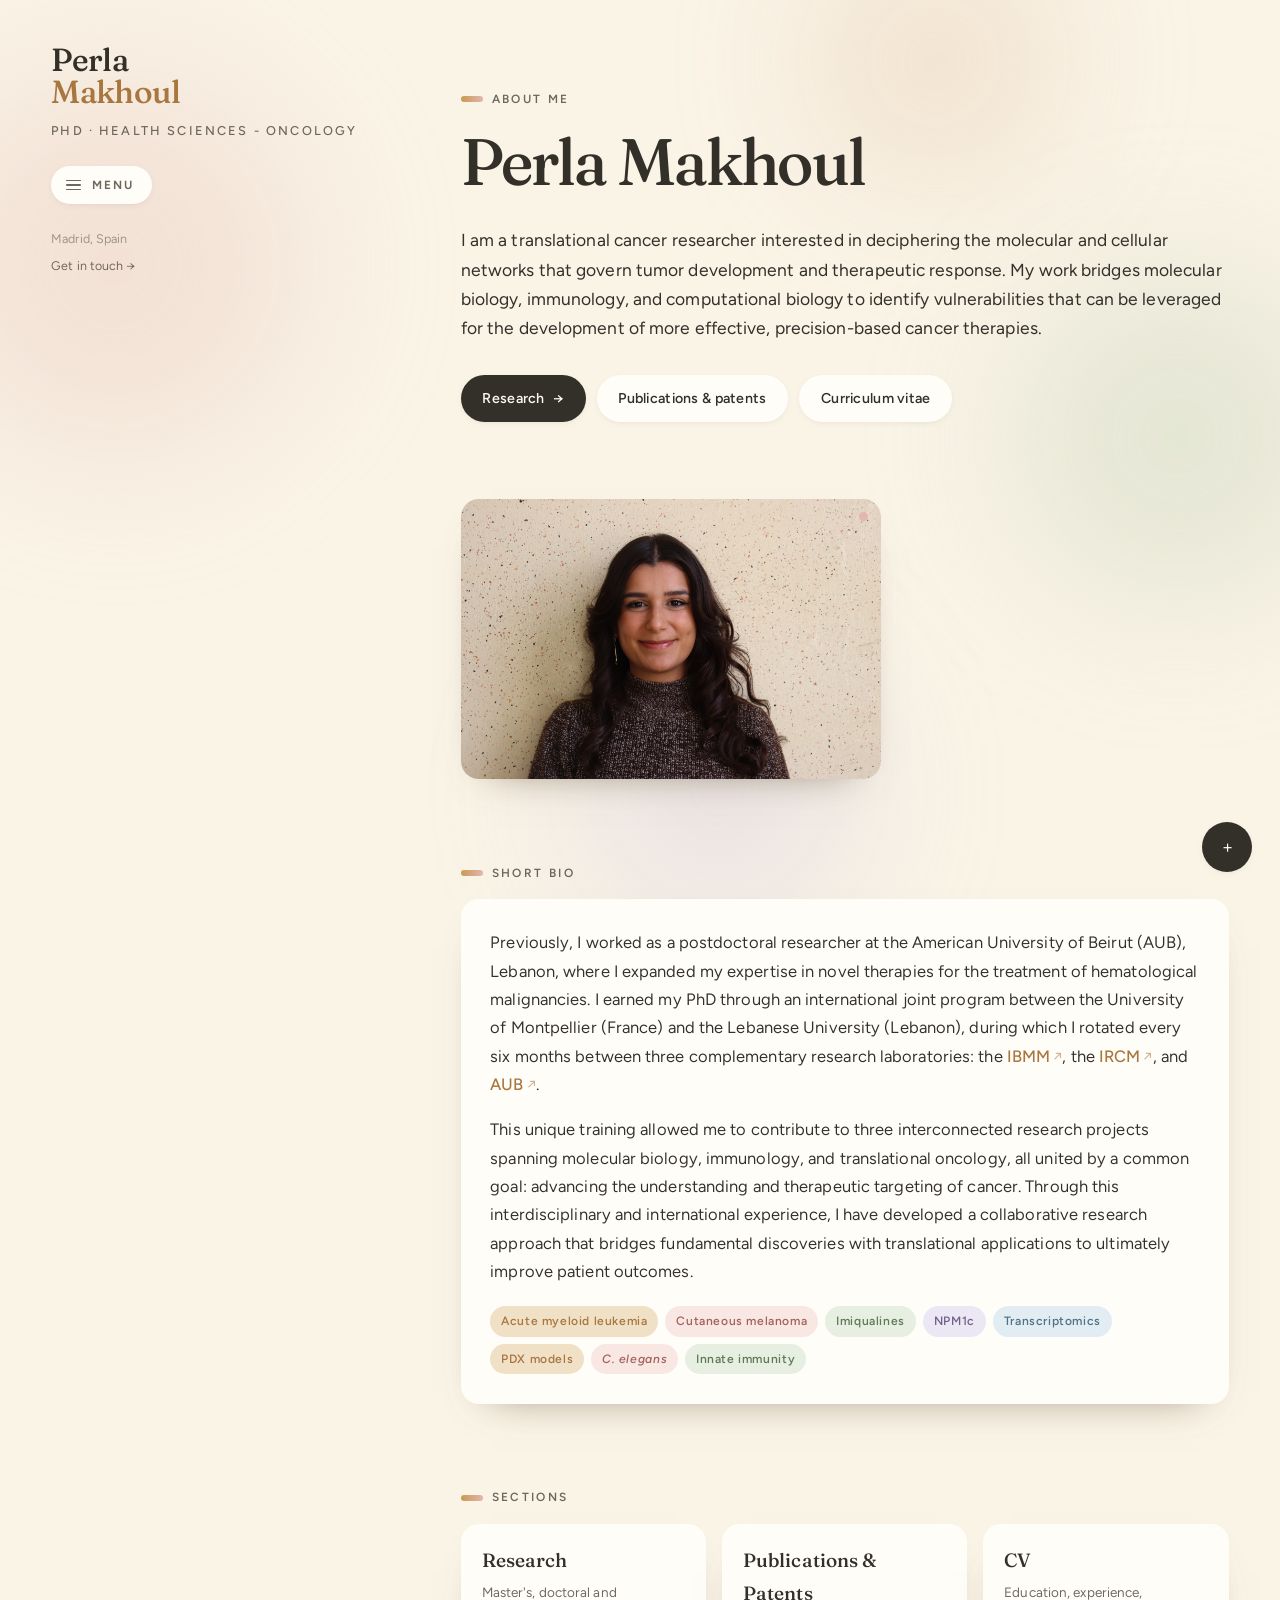
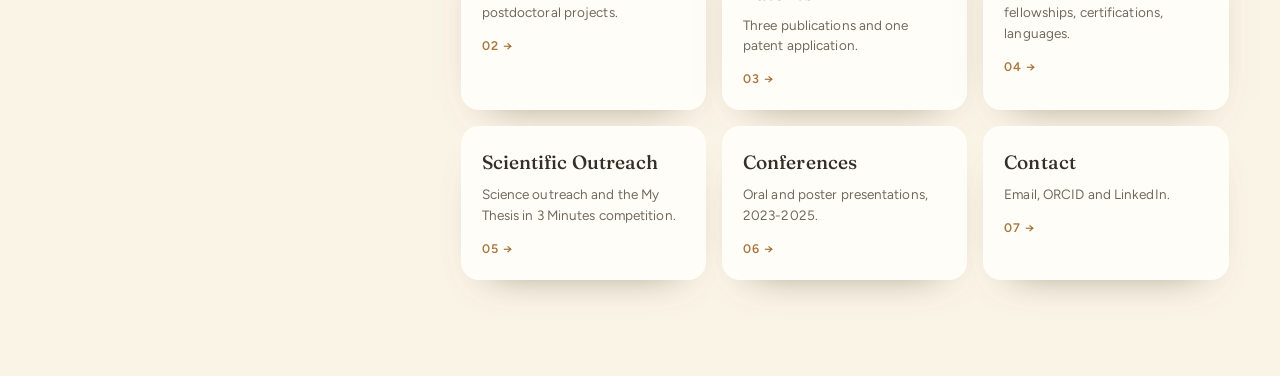
<file: index.html>
<!DOCTYPE html>
<html lang="en">
<head>
<meta charset="utf-8">
<meta name="viewport" content="width=device-width, initial-scale=1">
<title>Perla Makhoul, Health Sciences and Oncology</title>
<meta name="description" content="Perla Makhoul, PhD. Health Sciences and Oncology. Deciphering the molecular and cellular networks that govern tumor development and therapeutic response.">
<link rel="icon" href="assets/img/favicon.svg" type="image/svg+xml">
<link rel="preconnect" href="https://fonts.googleapis.com">
<link rel="preconnect" href="https://fonts.gstatic.com" crossorigin>
<link href="https://fonts.googleapis.com/css2?family=Figtree:ital,wght@0,300..700;1,300..700&family=Fraunces:ital,opsz,wght@0,9..144,300..700;1,9..144,300..700&display=swap" rel="stylesheet">
<link rel="stylesheet" href="assets/css/style.css">
</head>
<body data-page="home">

<div class="ambient" aria-hidden="true"><span></span><span></span><span></span><span></span></div>
<div class="progress" aria-hidden="true"></div>


<div class="shell">

  <!-- ================= rail ================= -->
  <aside class="rail">
    <div class="rail-inner">
      <a class="brand" href="index.html">
        <h2 class="name">Perla<em>Makhoul</em></h2>
        <p class="role">PhD · Health Sciences - Oncology</p>
      </a>

      <button class="nav-toggle" aria-expanded="false" aria-controls="site-nav">
        <span class="bars" aria-hidden="true"><i></i></span>
        <span class="lbl">Menu</span>
      </button>

      <nav class="nav" id="site-nav" aria-label="Main" hidden>
        <a href="index.html" aria-current="page"><span class="idx">01</span> About</a>
        <a href="research.html"><span class="idx">02</span> Research</a>
        <a href="publications.html"><span class="idx">03</span> Publications &amp; Patents</a>
        <a href="cv.html"><span class="idx">04</span> CV</a>
        <a href="workshops.html"><span class="idx">05</span> Scientific Outreach</a>
        <a href="conferences.html"><span class="idx">06</span> Conferences</a>
        <a href="contact.html"><span class="idx">07</span> Contact</a>
      </nav>

      <div class="rail-foot">
        <span>Madrid, Spain</span>
        <a href="contact.html">Get in touch →</a>
      </div>
    </div>
  </aside>

  <!-- ================= main ================= -->
  <main class="main">

    <section class="hero">
      <p class="eyebrow rise">About me</p>
      <h1 class="rise d1">Perla Makhoul</h1>
      <p class="lede rise d2" style="margin-top:1.6rem">
        I am a translational cancer researcher interested in deciphering the molecular and cellular
        networks that govern tumor development and therapeutic response. My work bridges molecular
        biology, immunology, and computational biology to identify vulnerabilities that can be
        leveraged for the development of more effective, precision-based cancer therapies.
      </p>
      <div class="hero-actions rise d3">
        <a class="btn" href="research.html">Research <span class="arw">→</span></a>
        <a class="btn ghost" href="publications.html">Publications &amp; patents</a>
        <a class="btn ghost" href="cv.html">Curriculum vitae</a>
      </div>
    </section>

    <section>
      <figure class="reveal-photo portrait-solo rise">
        <img src="assets/img/portrait.jpg" alt="Portrait of Perla Makhoul">
        <figcaption class="veil">
          <strong>Perla Makhoul, PhD</strong>
          <span>Health Sciences, Oncology · Madrid, Spain</span>
        </figcaption>
      </figure>
    </section>

    <section>
      <p class="eyebrow rise">Short bio</p>
      <div class="card rise d1">
        <p>
          Previously, I worked as a postdoctoral researcher at the American University of Beirut (AUB),
          Lebanon, where I expanded my expertise in novel therapies for the treatment of hematological
          malignancies. I earned my PhD through an international joint program between the University
          of Montpellier (France) and the Lebanese University (Lebanon), during which I rotated every six
          months between three complementary research laboratories: the
          <a class="link" href="https://ibmm.umontpellier.fr/en/oncopharmacochemy-skin-pharmacotoxicology/" target="_blank" rel="noopener">IBMM</a>,
          the <a class="link" href="https://ircm.fr/equipe/cancer-et-immunite/" target="_blank" rel="noopener">IRCM</a>,
          and <a class="link" href="https://www.aub.edu.lb/fm/EPIM/Pages/HibaElHajjLab.aspx" target="_blank" rel="noopener">AUB</a>.
        </p>
        <p>
          This unique training allowed me to contribute to three interconnected research projects spanning
          molecular biology, immunology, and translational oncology, all united by a common goal: advancing
          the understanding and therapeutic targeting of cancer. Through this interdisciplinary and
          international experience, I have developed a collaborative research approach that bridges
          fundamental discoveries with translational applications to ultimately improve patient outcomes.
        </p>
        <div class="tags" style="margin-top:1.3rem">
          <span class="tag">Acute myeloid leukemia</span>
          <span class="tag rose">Cutaneous melanoma</span>
          <span class="tag sage">Imiqualines</span>
          <span class="tag lilac">NPM1c</span>
          <span class="tag sky">Transcriptomics</span>
          <span class="tag">PDX models</span>
          <span class="tag rose"><em>C. elegans</em></span>
          <span class="tag sage">Innate immunity</span>
        </div>
      </div>
    </section>

    <section>
      <p class="eyebrow rise">Sections</p>
      <div class="jump">
        <a class="rise" href="research.html">
          <strong>Research</strong>
          <span>Master's, doctoral and postdoctoral projects.</span>
          <span class="go">02 →</span>
        </a>
        <a class="rise d1" href="publications.html">
          <strong>Publications &amp; Patents</strong>
          <span>Three publications and one patent application.</span>
          <span class="go">03 →</span>
        </a>
        <a class="rise d2" href="cv.html">
          <strong>CV</strong>
          <span>Education, experience, fellowships, certifications, languages.</span>
          <span class="go">04 →</span>
        </a>
        <a class="rise d3" href="workshops.html">
          <strong>Scientific Outreach</strong>
          <span>Science outreach and the My Thesis in 3 Minutes competition.</span>
          <span class="go">05 →</span>
        </a>
        <a class="rise" href="conferences.html">
          <strong>Conferences</strong>
          <span>Oral and poster presentations, 2023-2025.</span>
          <span class="go">06 →</span>
        </a>
        <a class="rise d1" href="contact.html">
          <strong>Contact</strong>
          <span>Email, ORCID and LinkedIn.</span>
          <span class="go">07 →</span>
        </a>
      </div>
    </section>

  </main>
</div>

<!-- ================= floating actions ================= -->
<div class="fab-dock">
  <button class="fab primary" id="fab-main" aria-expanded="false" aria-label="More actions">+</button>
  <div class="fab-stack">
    <button class="fab" id="fab-palette" aria-label="Change color palette">◐<span class="tip">Change palette</span></button>
    <button class="fab" id="fab-print" aria-label="Print this page">⎙<span class="tip">Print / save PDF</span></button>
    <a class="fab" href="contact.html" aria-label="Contact"><span aria-hidden="true">✉</span><span class="tip">Contact</span></a>
  </div>
  <button class="fab" id="fab-top" hidden aria-label="Back to top">↑<span class="tip">Back to top</span></button>
</div>

<script src="assets/js/main.js"></script>
</body>
</html>
</file>
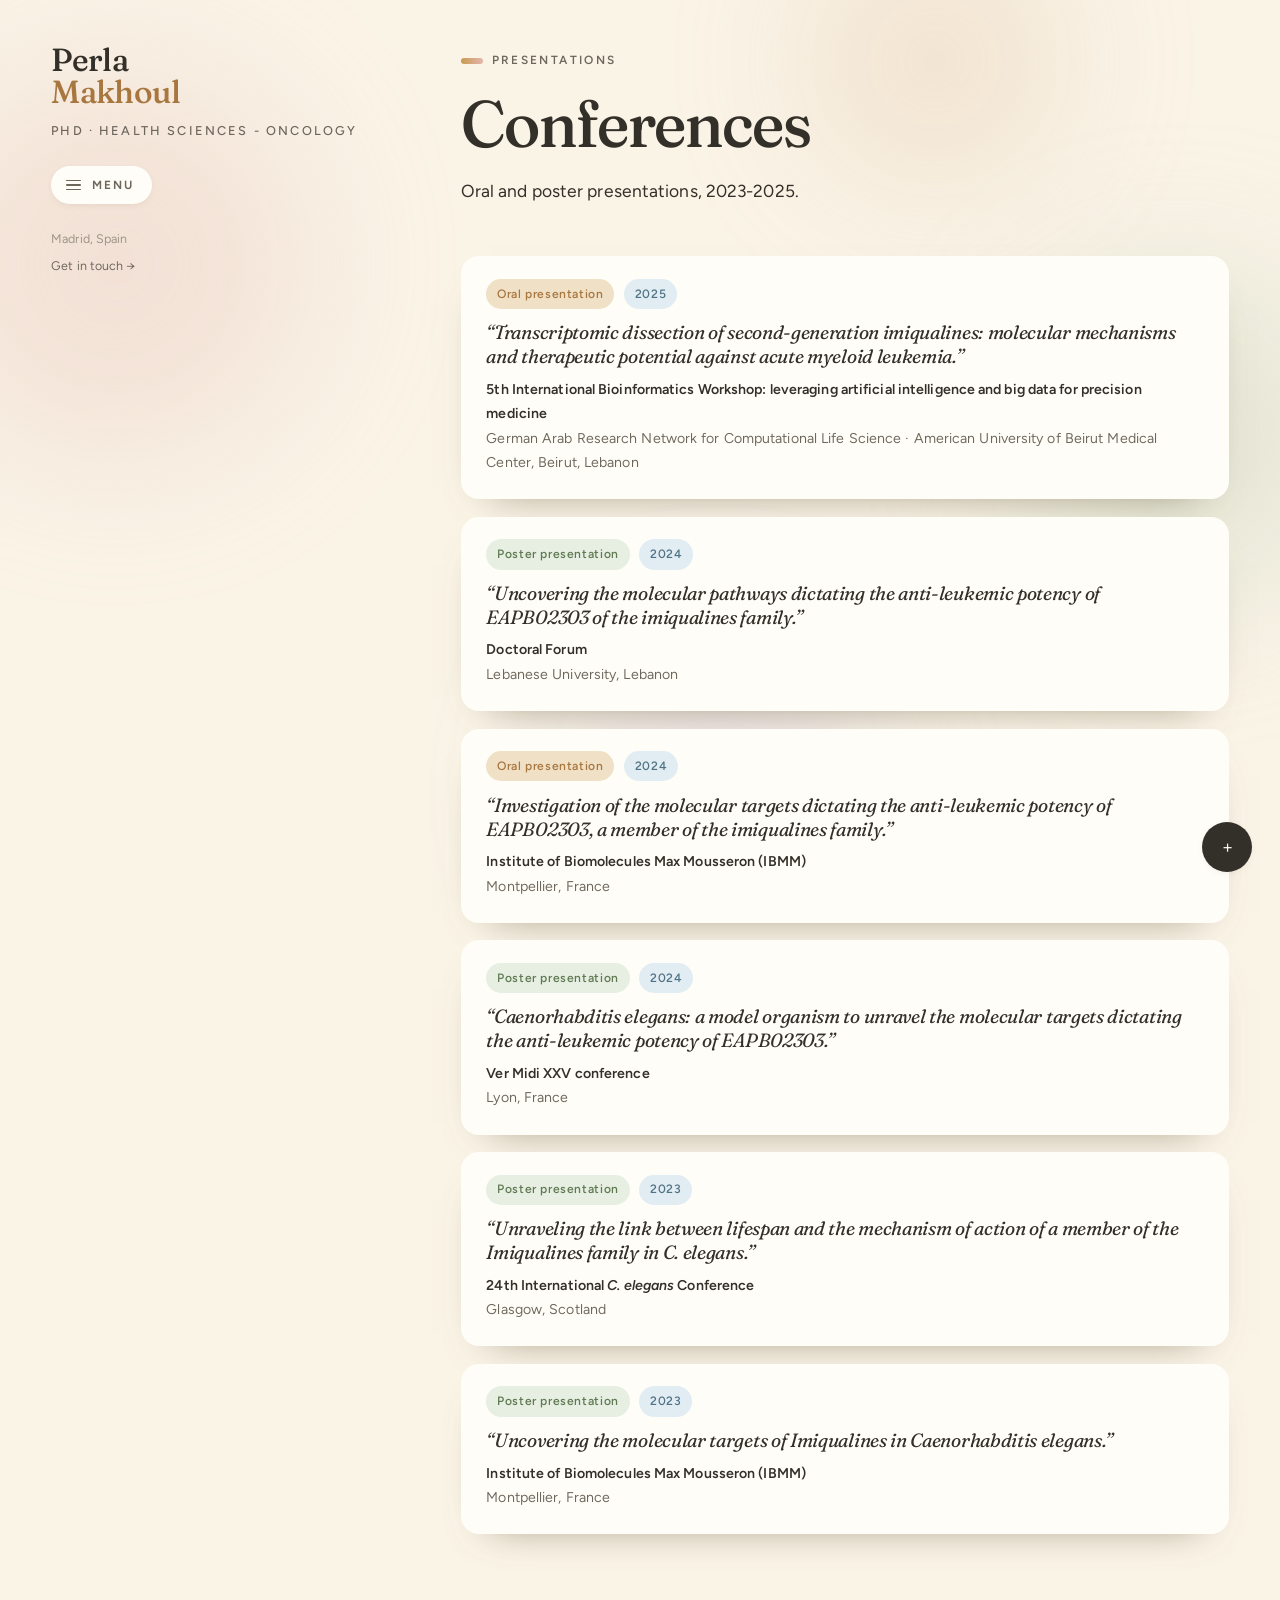
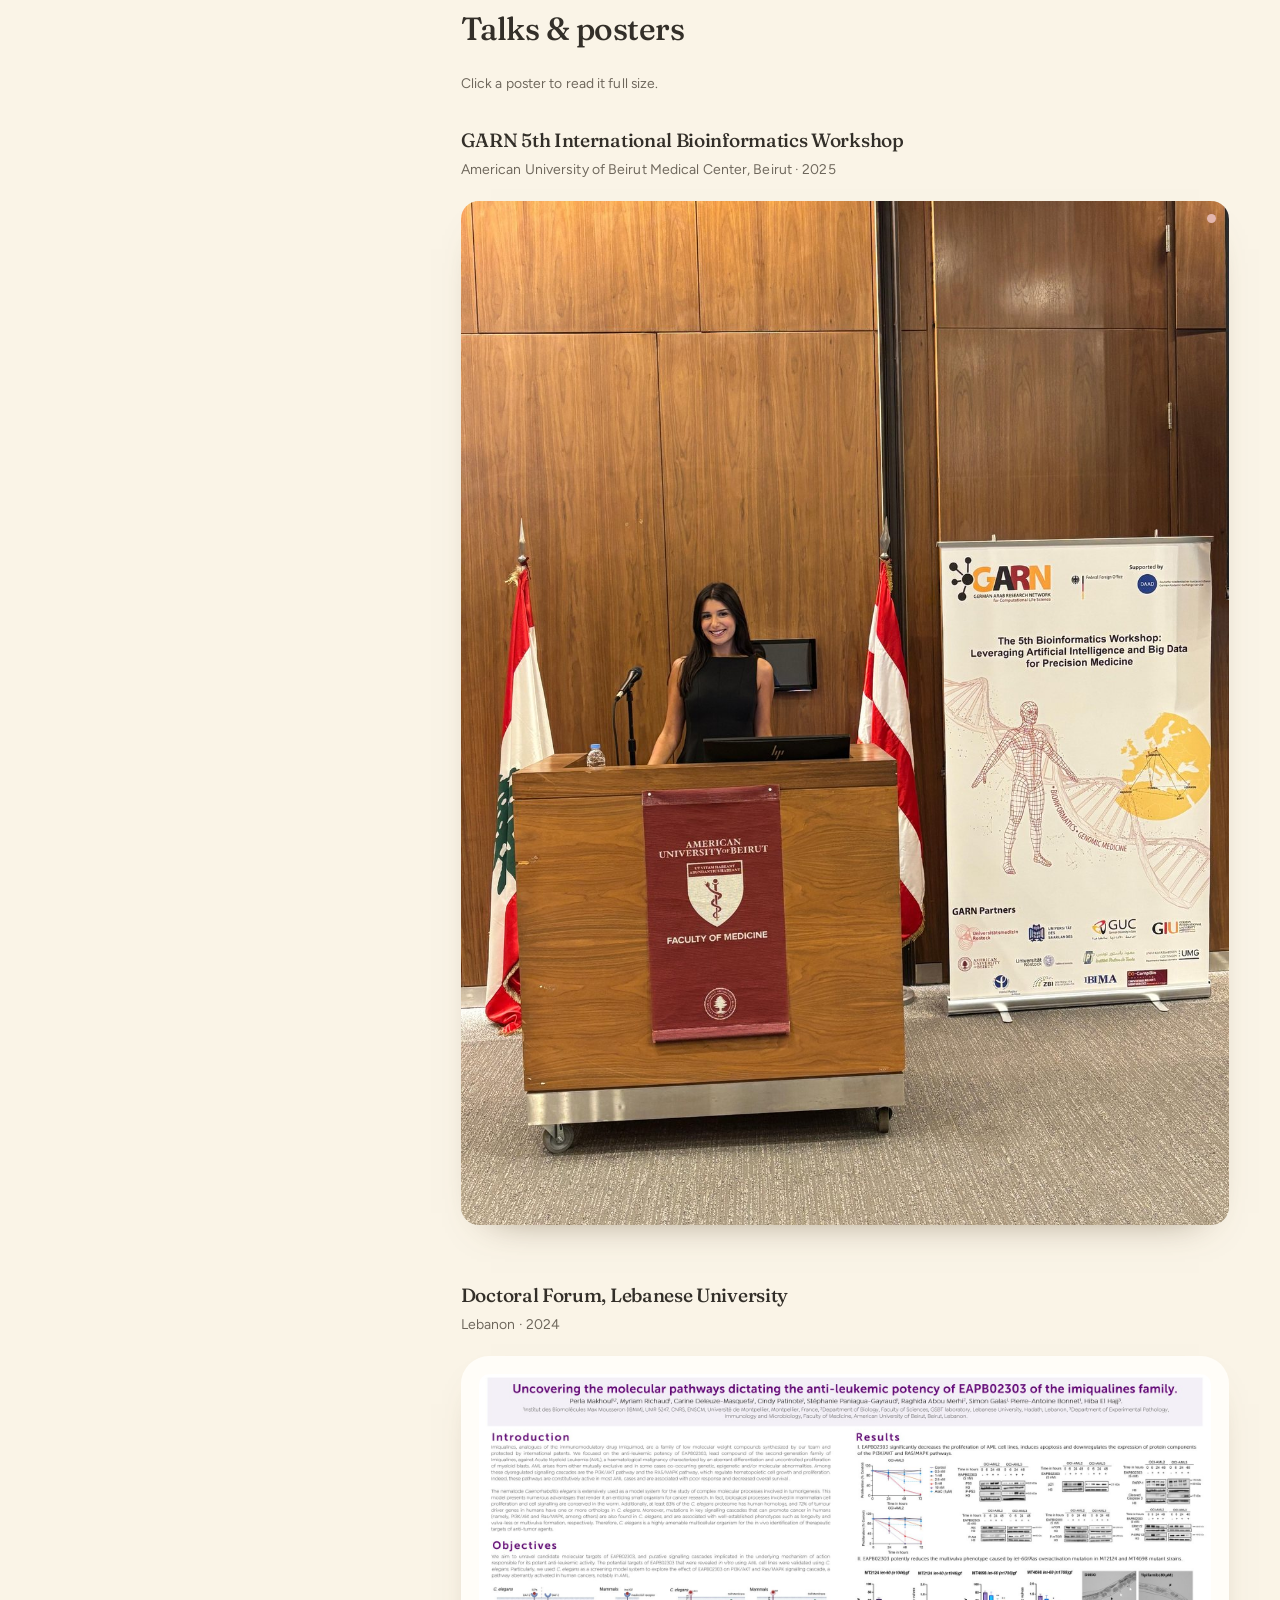
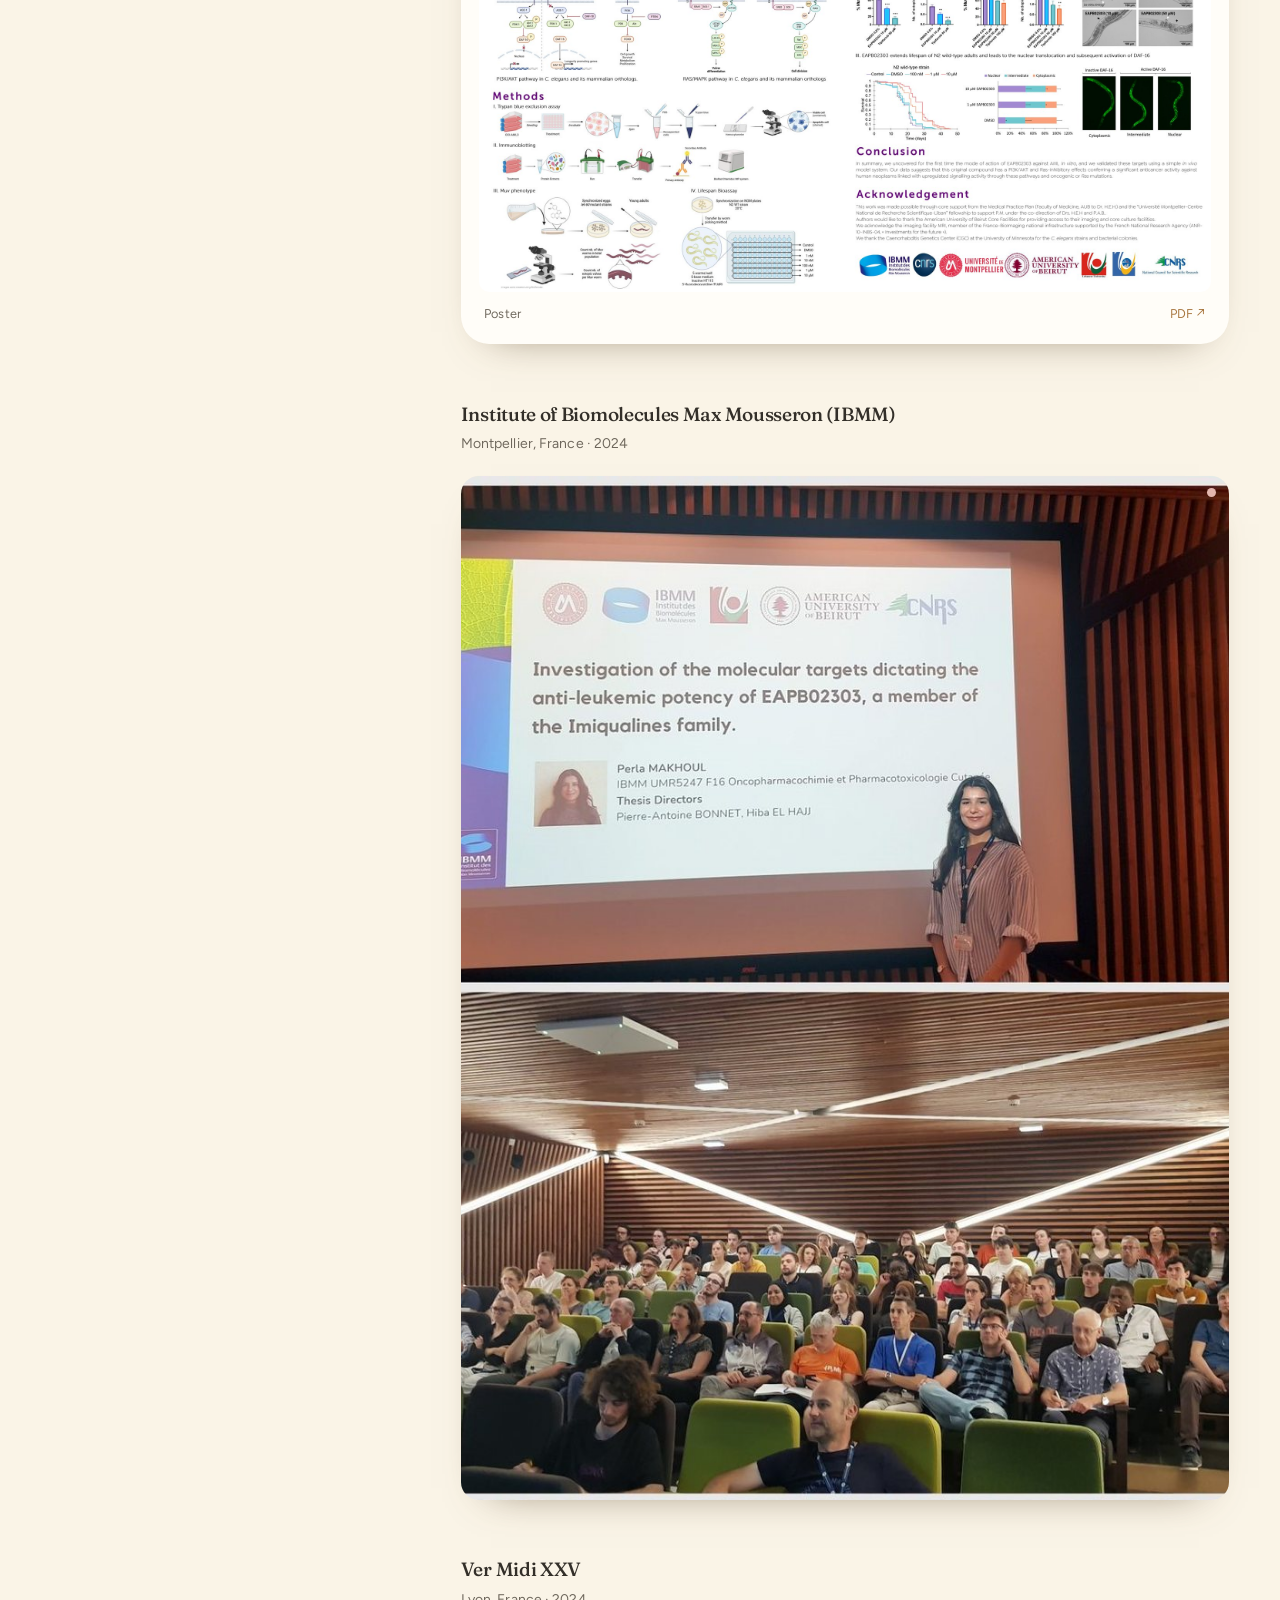
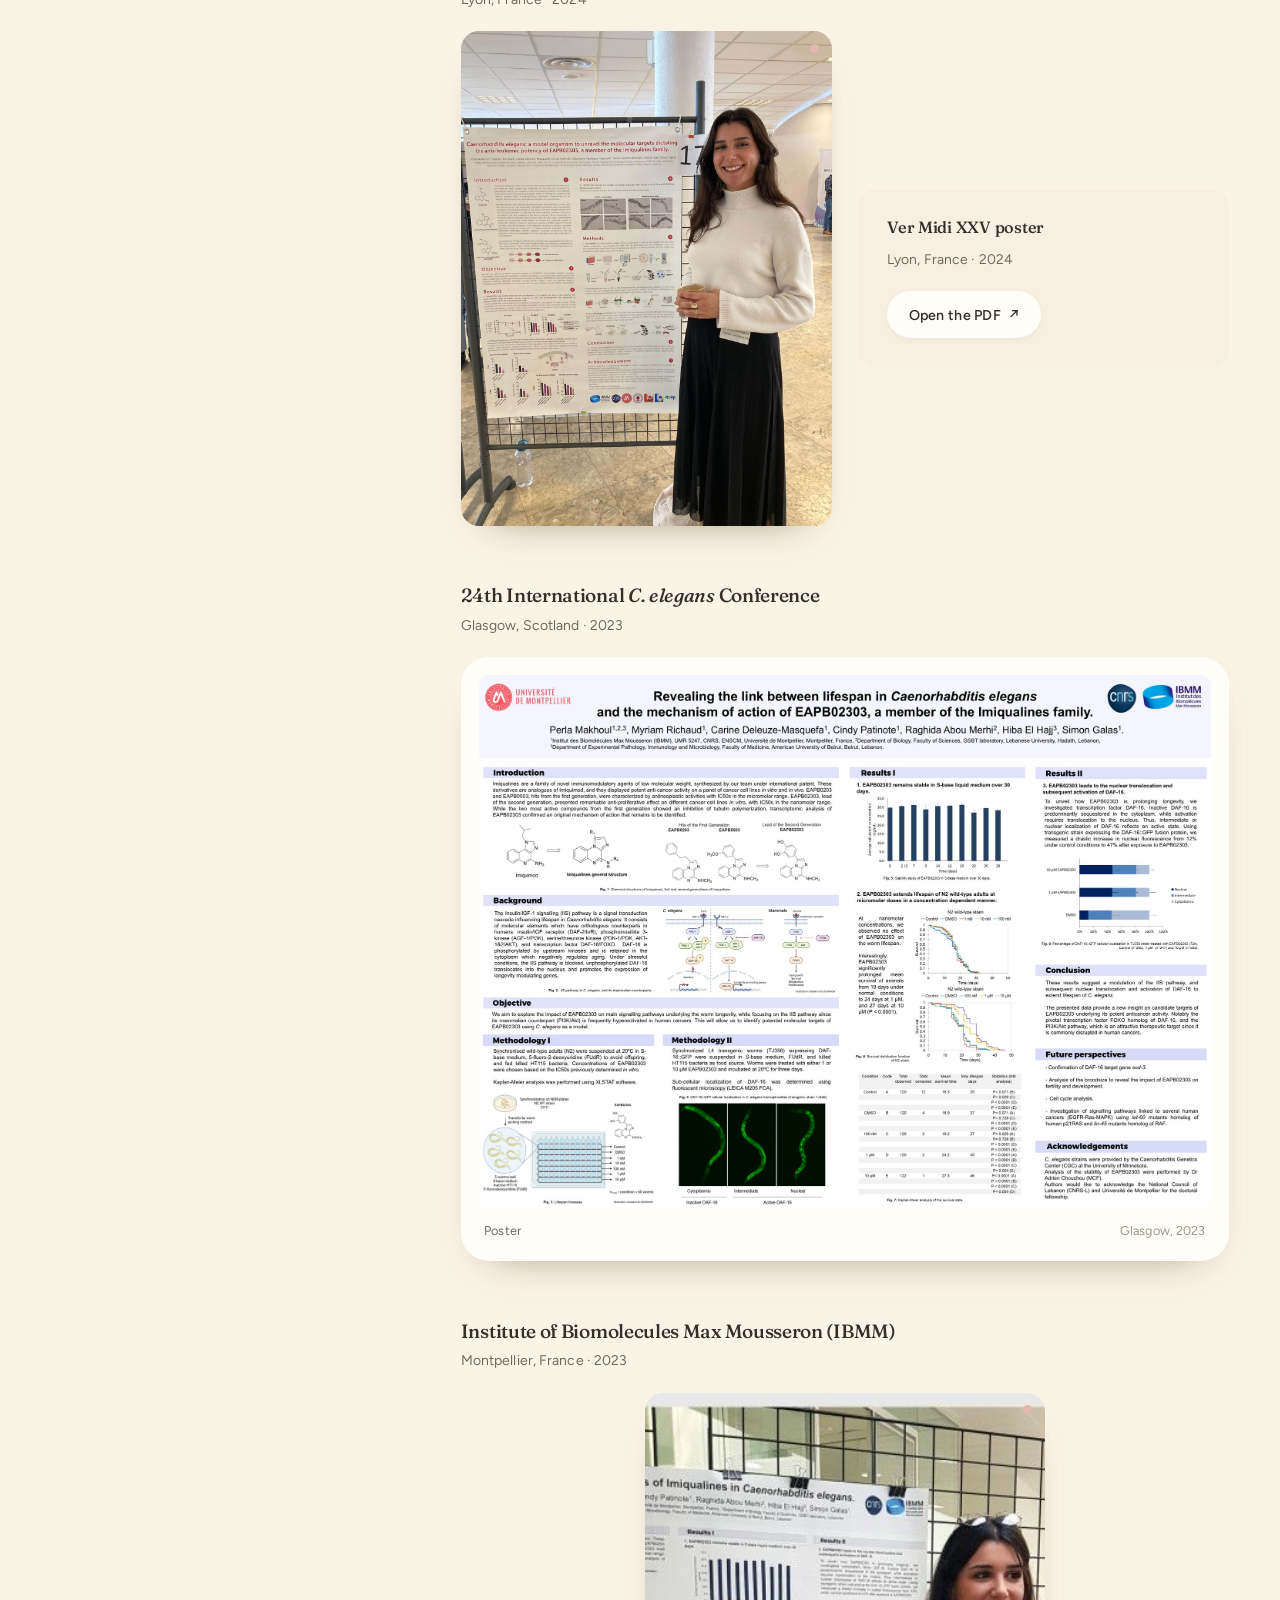
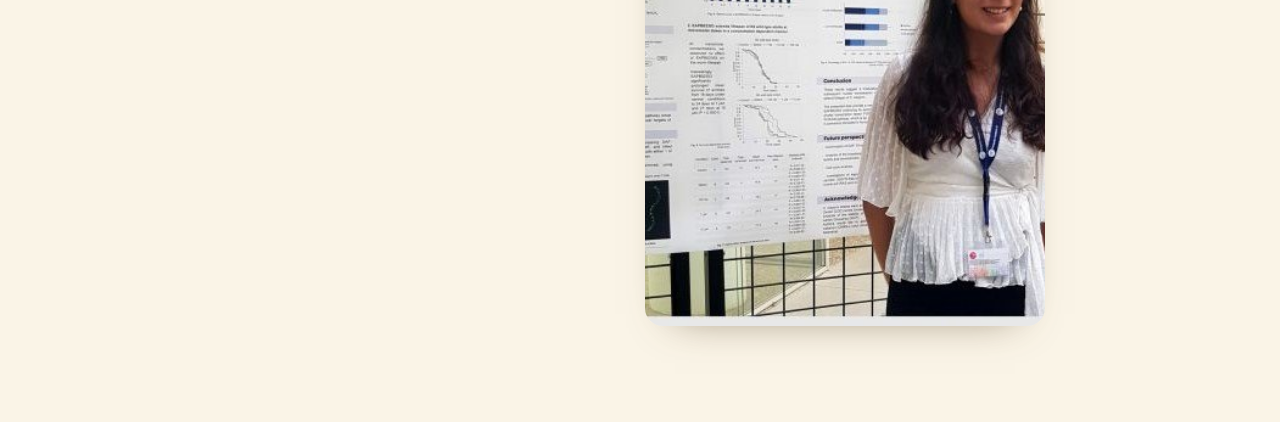
<file: conferences.html>
<!DOCTYPE html>
<html lang="en">
<head>
<meta charset="utf-8">
<meta name="viewport" content="width=device-width, initial-scale=1">
<title>Conferences, Perla Makhoul</title>
<meta name="description" content="Oral and poster presentations by Perla Makhoul in Beirut, Montpellier, Lyon and Glasgow, 2023-2025.">
<link rel="icon" href="assets/img/favicon.svg" type="image/svg+xml">
<link rel="preconnect" href="https://fonts.googleapis.com">
<link rel="preconnect" href="https://fonts.gstatic.com" crossorigin>
<link href="https://fonts.googleapis.com/css2?family=Figtree:ital,wght@0,300..700;1,300..700&family=Fraunces:ital,opsz,wght@0,9..144,300..700;1,9..144,300..700&display=swap" rel="stylesheet">
<link rel="stylesheet" href="assets/css/style.css">
</head>
<body data-page="conferences">

<div class="ambient" aria-hidden="true"><span></span><span></span><span></span><span></span></div>
<div class="progress" aria-hidden="true"></div>

<div class="shell">

  <aside class="rail">
    <div class="rail-inner">
      <a class="brand" href="index.html">
        <h2 class="name">Perla<em>Makhoul</em></h2>
        <p class="role">PhD · Health Sciences - Oncology</p>
      </a>

      <button class="nav-toggle" aria-expanded="false" aria-controls="site-nav">
        <span class="bars" aria-hidden="true"><i></i></span>
        <span class="lbl">Menu</span>
      </button>

      <nav class="nav" id="site-nav" aria-label="Main" hidden>
        <a href="index.html"><span class="idx">01</span> About</a>
        <a href="research.html"><span class="idx">02</span> Research</a>
        <a href="publications.html"><span class="idx">03</span> Publications &amp; Patents</a>
        <a href="cv.html"><span class="idx">04</span> CV</a>
        <a href="workshops.html"><span class="idx">05</span> Scientific Outreach</a>
        <a href="conferences.html" aria-current="page"><span class="idx">06</span> Conferences</a>
        <a href="contact.html"><span class="idx">07</span> Contact</a>
      </nav>

      <div class="rail-foot">
        <span>Madrid, Spain</span>
        <a href="contact.html">Get in touch →</a>
      </div>
    </div>
  </aside>

  <main class="main">

    <header class="page-head">
      <p class="eyebrow rise">Presentations</p>
      <h1 class="rise d1">Conferences</h1>
      <p class="lede rise d2">Oral and poster presentations, 2023-2025.</p>
    </header>

    <!-- ============ the list, first ============ -->
    <section>
      <div class="stack">

        <article class="entry rise">
          <div class="kicker">
            <span class="tag">Oral presentation</span>
            <span class="tag sky">2025</span>
          </div>
          <h3>“Transcriptomic dissection of second-generation imiqualines: molecular mechanisms and therapeutic potential against acute myeloid leukemia.”</h3>
          <p class="meta">
            <b>5th International Bioinformatics Workshop: leveraging artificial intelligence and big data for precision medicine</b><br>
            German Arab Research Network for Computational Life Science · American University of Beirut Medical Center, Beirut, Lebanon
          </p>
        </article>

        <article class="entry rise d1">
          <div class="kicker">
            <span class="tag sage">Poster presentation</span>
            <span class="tag sky">2024</span>
          </div>
          <h3>“Uncovering the molecular pathways dictating the anti-leukemic potency of EAPB02303 of the imiqualines family.”</h3>
          <p class="meta">
            <b>Doctoral Forum</b><br>
            Lebanese University, Lebanon
          </p>
        </article>

        <article class="entry rise d2">
          <div class="kicker">
            <span class="tag">Oral presentation</span>
            <span class="tag sky">2024</span>
          </div>
          <h3>“Investigation of the molecular targets dictating the anti-leukemic potency of EAPB02303, a member of the imiqualines family.”</h3>
          <p class="meta">
            <b>Institute of Biomolecules Max Mousseron (IBMM)</b><br>
            Montpellier, France
          </p>
        </article>

        <article class="entry rise d3">
          <div class="kicker">
            <span class="tag sage">Poster presentation</span>
            <span class="tag sky">2024</span>
          </div>
          <h3>“<i>Caenorhabditis elegans</i>: a model organism to unravel the molecular targets dictating the anti-leukemic potency of EAPB02303.”</h3>
          <p class="meta">
            <b>Ver Midi XXV conference</b><br>
            Lyon, France
          </p>
        </article>

        <article class="entry rise">
          <div class="kicker">
            <span class="tag sage">Poster presentation</span>
            <span class="tag sky">2023</span>
          </div>
          <h3>“Unraveling the link between lifespan and the mechanism of action of a member of the Imiqualines family in <i>C. elegans</i>.”</h3>
          <p class="meta">
            <b>24th International <i>C. elegans</i> Conference</b><br>
            Glasgow, Scotland
          </p>
        </article>

        <article class="entry rise d1">
          <div class="kicker">
            <span class="tag sage">Poster presentation</span>
            <span class="tag sky">2023</span>
          </div>
          <h3>“Uncovering the molecular targets of Imiqualines in <i>Caenorhabditis elegans</i>.”</h3>
          <p class="meta">
            <b>Institute of Biomolecules Max Mousseron (IBMM)</b><br>
            Montpellier, France
          </p>
        </article>

      </div>
    </section>

    <!-- ============ media, grouped by talk ============ -->
    <section>
      <h2 class="sec-title rise">Talks &amp; posters</h2>
      <p class="small muted rise" style="margin-bottom:2rem">Click a poster to read it full size.</p>

      <div class="talk rise">
        <div class="talk-head">
          <h3>GARN 5th International Bioinformatics Workshop</h3>
          <p class="where">American University of Beirut Medical Center, Beirut · 2025</p>
        </div>
        <div class="media-2">
          <figure class="reveal-photo">
            <img src="assets/img/talk-garn.jpg" alt="Perla Makhoul presenting at a podium at the American University of Beirut, next to the GARN bioinformatics workshop banner">
            <figcaption class="veil">
              <strong>Oral presentation</strong>
              <span>Transcriptomic dissection of second-generation imiqualines.</span>
            </figcaption>
          </figure>
        </div>
      </div>

      <div class="talk rise">
        <div class="talk-head">
          <h3>Doctoral Forum, Lebanese University</h3>
          <p class="where">Lebanon · 2024</p>
        </div>
        <div class="media-2">
          <figure class="project-figure"
                  data-lightbox="assets/img/poster-ul.jpg"
                  data-caption="Uncovering the molecular pathways dictating the anti-leukemic potency of EAPB02303 of the imiqualines family, Doctoral Forum, Lebanese University, 2024.">
            <img src="assets/img/poster-ul.jpg" alt="Conference poster on the molecular pathways dictating the anti-leukemic potency of EAPB02303">
            <figcaption>
              <span>Poster</span>
              <em><a href="assets/files/poster-doctoral-forum.pdf" target="_blank" rel="noopener">PDF ↗</a></em>
            </figcaption>
          </figure>
        </div>
      </div>

      <div class="talk rise">
        <div class="talk-head">
          <h3>Institute of Biomolecules Max Mousseron (IBMM)</h3>
          <p class="where">Montpellier, France · 2024</p>
        </div>
        <div class="media-2">
          <figure class="reveal-photo">
            <img src="assets/img/talk-ibmm.jpg" alt="Perla Makhoul giving a talk at the IBMM in Montpellier in front of a full auditorium">
            <figcaption class="veil">
              <strong>Oral presentation</strong>
              <span>Molecular targets dictating the anti-leukemic potency of EAPB02303.</span>
            </figcaption>
          </figure>
        </div>
      </div>

      <div class="talk rise">
        <div class="talk-head">
          <h3>Ver Midi XXV</h3>
          <p class="where">Lyon, France · 2024</p>
        </div>
        <div class="media-2">
          <figure class="reveal-photo">
            <img src="assets/img/poster-lyon-photo.jpg" alt="Perla Makhoul standing beside her poster at the Ver Midi XXV conference in Lyon">
            <figcaption class="veil">
              <strong>Poster presentation</strong>
              <span><i>C. elegans</i> as a model to unravel the targets of EAPB02303.</span>
            </figcaption>
          </figure>
          <div class="card tint" style="align-self:center">
            <h4 style="margin-bottom:.7rem">Ver Midi XXV poster</h4>
            <p class="small muted" style="margin-bottom:1.2rem">Lyon, France · 2024</p>
            <a class="btn ghost" href="assets/files/poster-ver-midi.pdf" target="_blank" rel="noopener">Open the PDF <span class="arw">↗</span></a>
          </div>
        </div>
      </div>

      <div class="talk rise">
        <div class="talk-head">
          <h3>24th International <i>C. elegans</i> Conference</h3>
          <p class="where">Glasgow, Scotland · 2023</p>
        </div>
        <div class="media-2">
          <figure class="project-figure"
                  data-lightbox="assets/img/poster-gsa.jpg"
                  data-caption="Unraveling the link between lifespan and the mechanism of action of a member of the Imiqualines family in C. elegans, 24th International C. elegans Conference, Glasgow, 2023.">
            <img src="assets/img/poster-gsa.jpg" alt="Conference poster on lifespan and the mechanism of action of imiqualines in C. elegans">
            <figcaption><span>Poster</span><em>Glasgow, 2023</em></figcaption>
          </figure>
        </div>
      </div>

      <div class="talk rise">
        <div class="talk-head">
          <h3>Institute of Biomolecules Max Mousseron (IBMM)</h3>
          <p class="where">Montpellier, France · 2023</p>
        </div>
        <div class="media-2">
          <figure class="reveal-photo" style="max-width:400px">
            <img src="assets/img/poster-ibmm-photo.jpg" alt="Perla Makhoul in front of her poster at the IBMM in Montpellier">
            <figcaption class="veil">
              <strong>Poster presentation</strong>
              <span>Uncovering the molecular targets of imiqualines in <i>C. elegans</i>.</span>
            </figcaption>
          </figure>
        </div>
      </div>

    </section>

  </main>
</div>

<div class="fab-dock">
  <button class="fab primary" id="fab-main" aria-expanded="false" aria-label="More actions">+</button>
  <div class="fab-stack">
    <button class="fab" id="fab-palette" aria-label="Change color palette">◐<span class="tip">Change palette</span></button>
    <button class="fab" id="fab-print" aria-label="Print this page">⎙<span class="tip">Print / save PDF</span></button>
    <a class="fab" href="contact.html" aria-label="Contact"><span aria-hidden="true">✉</span><span class="tip">Contact</span></a>
  </div>
  <button class="fab" id="fab-top" hidden aria-label="Back to top">↑<span class="tip">Back to top</span></button>
</div>

<script src="assets/js/main.js"></script>
</body>
</html>
</file>
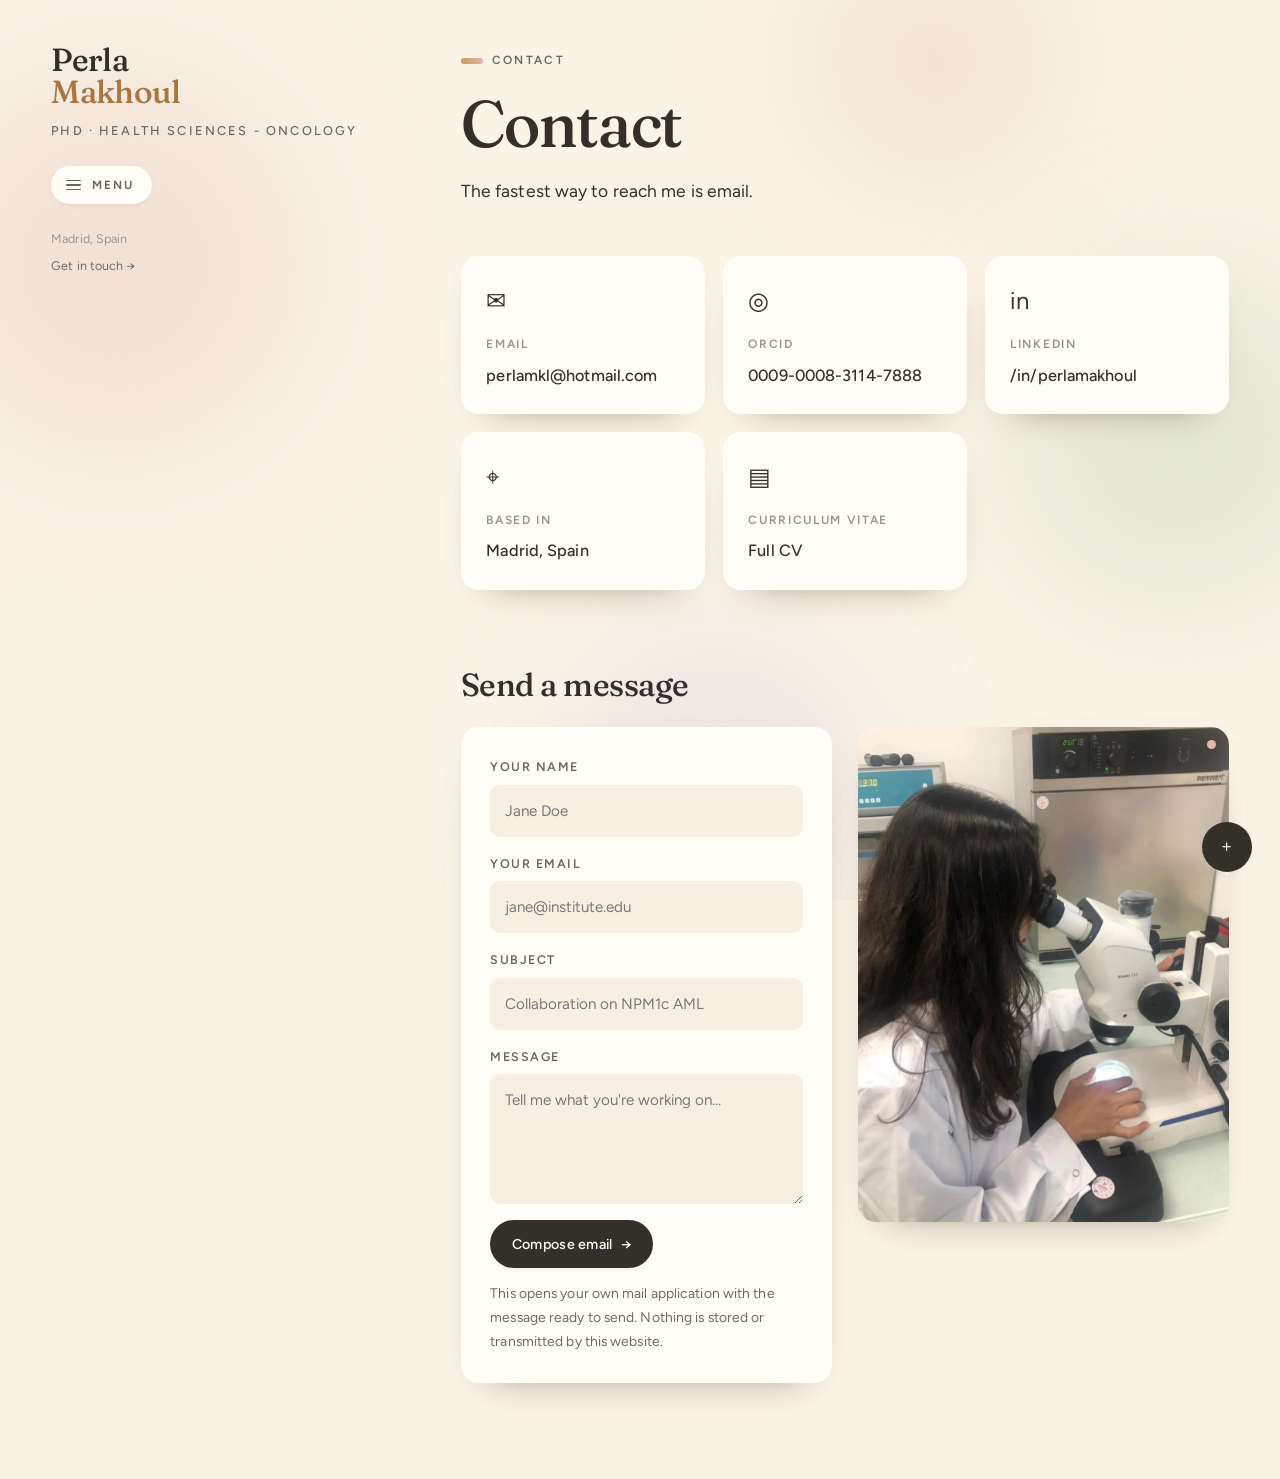
<file: contact.html>
<!DOCTYPE html>
<html lang="en">
<head>
<meta charset="utf-8">
<meta name="viewport" content="width=device-width, initial-scale=1">
<title>Contact, Perla Makhoul</title>
<meta name="description" content="Get in touch with Perla Makhoul, PhD. Email, ORCID and LinkedIn.">
<link rel="icon" href="assets/img/favicon.svg" type="image/svg+xml">
<link rel="preconnect" href="https://fonts.googleapis.com">
<link rel="preconnect" href="https://fonts.gstatic.com" crossorigin>
<link href="https://fonts.googleapis.com/css2?family=Figtree:ital,wght@0,300..700;1,300..700&family=Fraunces:ital,opsz,wght@0,9..144,300..700;1,9..144,300..700&display=swap" rel="stylesheet">
<link rel="stylesheet" href="assets/css/style.css">
</head>
<body data-page="contact">

<div class="ambient" aria-hidden="true"><span></span><span></span><span></span><span></span></div>
<div class="progress" aria-hidden="true"></div>


<div class="shell">

  <aside class="rail">
    <div class="rail-inner">
      <a class="brand" href="index.html">
        <h2 class="name">Perla<em>Makhoul</em></h2>
        <p class="role">PhD · Health Sciences - Oncology</p>
      </a>

      <button class="nav-toggle" aria-expanded="false" aria-controls="site-nav">
        <span class="bars" aria-hidden="true"><i></i></span>
        <span class="lbl">Menu</span>
      </button>

      <nav class="nav" id="site-nav" aria-label="Main" hidden>
        <a href="index.html"><span class="idx">01</span> About</a>
        <a href="research.html"><span class="idx">02</span> Research</a>
        <a href="publications.html"><span class="idx">03</span> Publications &amp; Patents</a>
        <a href="cv.html"><span class="idx">04</span> CV</a>
        <a href="workshops.html"><span class="idx">05</span> Scientific Outreach</a>
        <a href="conferences.html"><span class="idx">06</span> Conferences</a>
        <a href="contact.html" aria-current="page"><span class="idx">07</span> Contact</a>
      </nav>

      <div class="rail-foot">
        <span>Madrid, Spain</span>
        <a href="contact.html">Get in touch →</a>
      </div>
    </div>
  </aside>

  <main class="main">

    <header class="page-head">
      <p class="eyebrow rise">Contact</p>
      <h1 class="rise d1">Contact</h1>
      <p class="lede rise d2">
        The fastest way to reach me is email.
      </p>
    </header>

    <section>
      <div class="contact-grid">

        <a class="contact-card rise" href="mailto:perlamkl@hotmail.com">
          <span class="ic" aria-hidden="true">✉</span>
          <span class="k">Email</span>
          <span class="v">perlamkl@hotmail.com</span>
        </a>

        <a class="contact-card rise d1" href="https://orcid.org/0009-0008-3114-7888" target="_blank" rel="noopener">
          <span class="ic" aria-hidden="true">◎</span>
          <span class="k">ORCID</span>
          <span class="v">0009-0008-3114-7888</span>
        </a>

        <a class="contact-card rise d2" href="https://www.linkedin.com/in/perlamakhoul/" target="_blank" rel="noopener">
          <span class="ic" aria-hidden="true">in</span>
          <span class="k">LinkedIn</span>
          <span class="v">/in/perlamakhoul</span>
        </a>

        <div class="contact-card rise d3" style="cursor:default">
          <span class="ic" aria-hidden="true">⌖</span>
          <span class="k">Based in</span>
          <span class="v">Madrid, Spain</span>
        </div>

        <a class="contact-card rise d4" href="cv.html">
          <span class="ic" aria-hidden="true">▤</span>
          <span class="k">Curriculum vitae</span>
          <span class="v">Full CV</span>
        </a>

      </div>
    </section>

    <section>
      <h2 class="sec-title rise">Send a message</h2>
      <div class="two-col" style="align-items:start">

        <form class="card rise d1" id="contact-form" data-to="perlamkl@hotmail.com" novalidate>
          <div class="field">
            <label for="c-name">Your name</label>
            <input id="c-name" name="name" type="text" autocomplete="name" placeholder="Jane Doe">
          </div>
          <div class="field">
            <label for="c-email">Your email</label>
            <input id="c-email" name="email" type="email" autocomplete="email" placeholder="jane@institute.edu">
          </div>
          <div class="field">
            <label for="c-subject">Subject</label>
            <input id="c-subject" name="subject" type="text" placeholder="Collaboration on NPM1c AML">
          </div>
          <div class="field">
            <label for="c-message">Message</label>
            <textarea id="c-message" name="message" placeholder="Tell me what you're working on…"></textarea>
          </div>
          <button class="btn" type="submit">Compose email <span class="arw">→</span></button>
          <p class="small muted" style="margin-top:.9rem">
            This opens your own mail application with the message ready to send. Nothing is stored
            or transmitted by this website.
          </p>
        </form>

        <figure class="reveal-photo rise d2" style="aspect-ratio:3/4">
          <img src="assets/img/lab-microscope.jpg" alt="Perla Makhoul at a stereomicroscope">
          <figcaption class="veil">
            <strong>Perla Makhoul</strong>
            <span>Madrid, Spain</span>
          </figcaption>
        </figure>

      </div>
    </section>

  </main>
</div>

<div class="fab-dock">
  <button class="fab primary" id="fab-main" aria-expanded="false" aria-label="More actions">+</button>
  <div class="fab-stack">
    <button class="fab" id="fab-palette" aria-label="Change color palette">◐<span class="tip">Change palette</span></button>
    <button class="fab" id="fab-print" aria-label="Print this page">⎙<span class="tip">Print / save PDF</span></button>
    <a class="fab" href="cv.html" aria-label="Curriculum vitae"><span aria-hidden="true">▤</span><span class="tip">CV</span></a>
  </div>
  <button class="fab" id="fab-top" hidden aria-label="Back to top">↑<span class="tip">Back to top</span></button>
</div>

<script src="assets/js/main.js"></script>
</body>
</html>
</file>
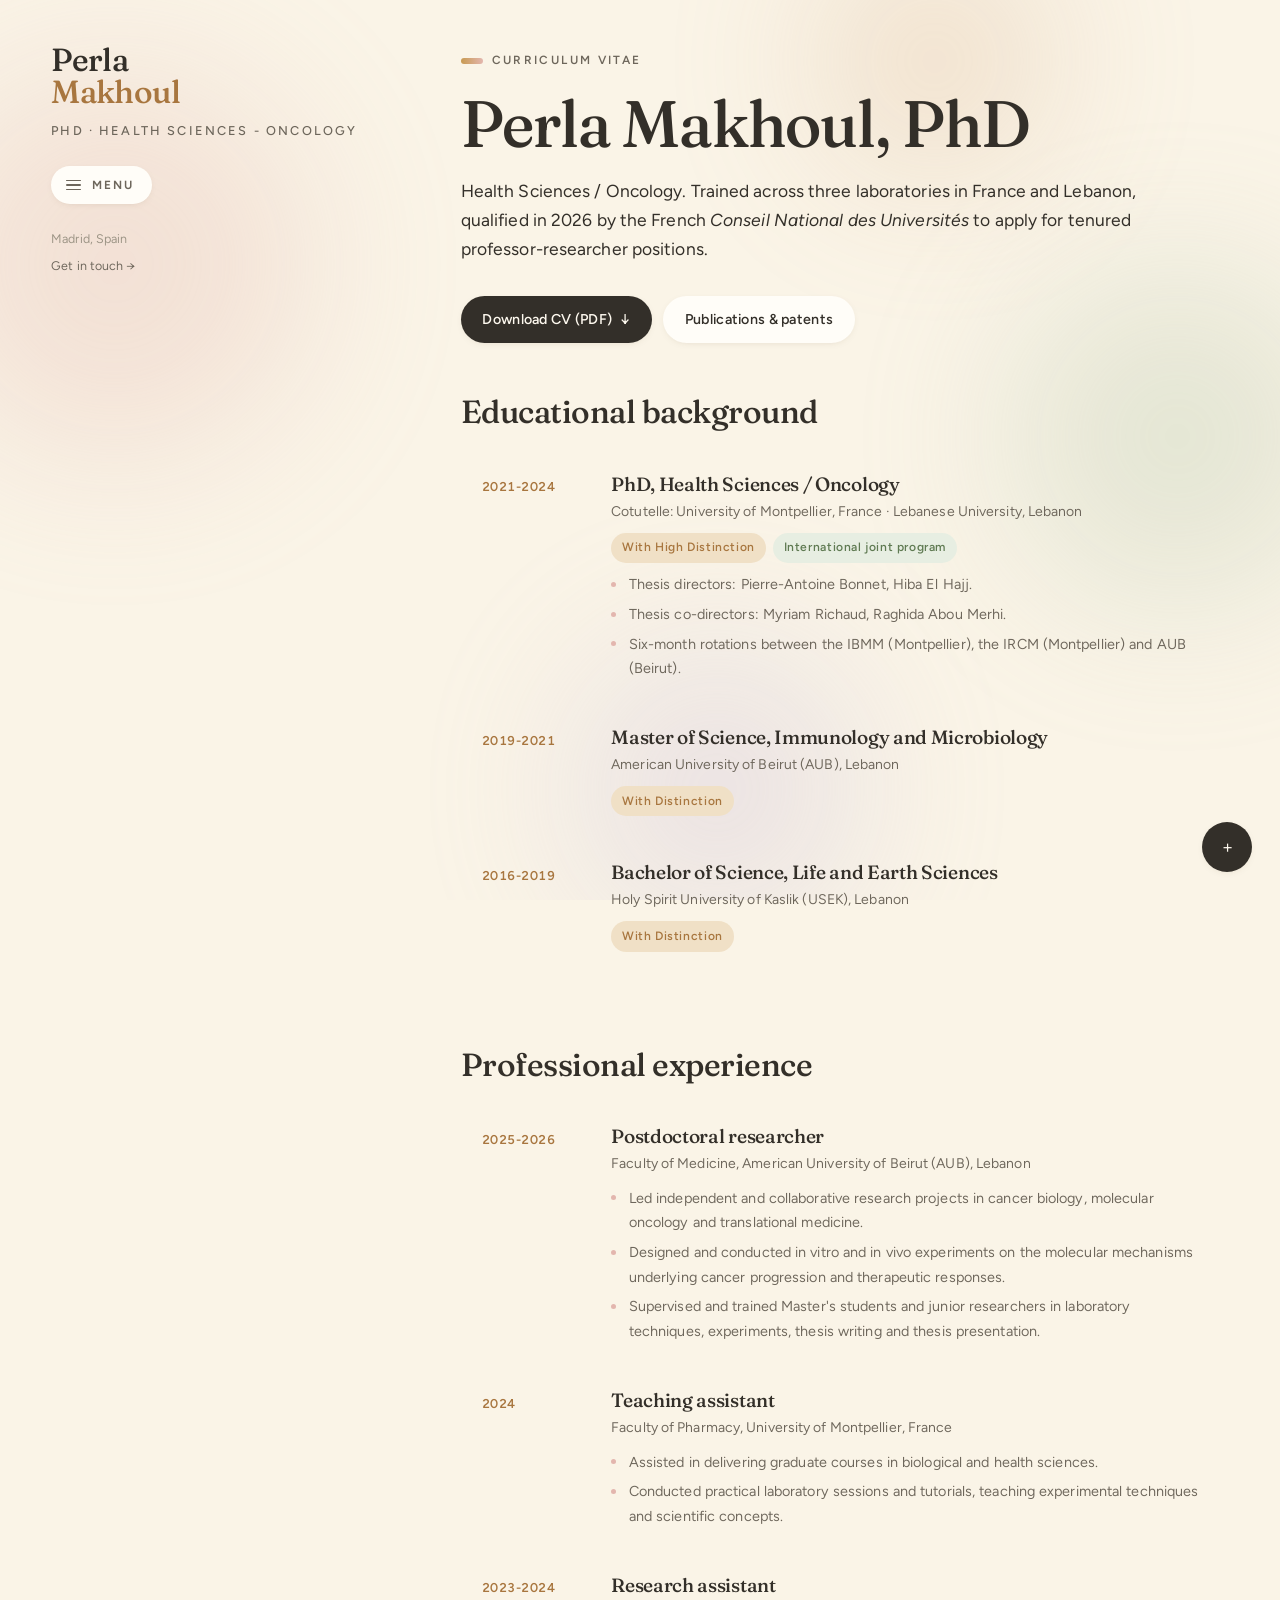
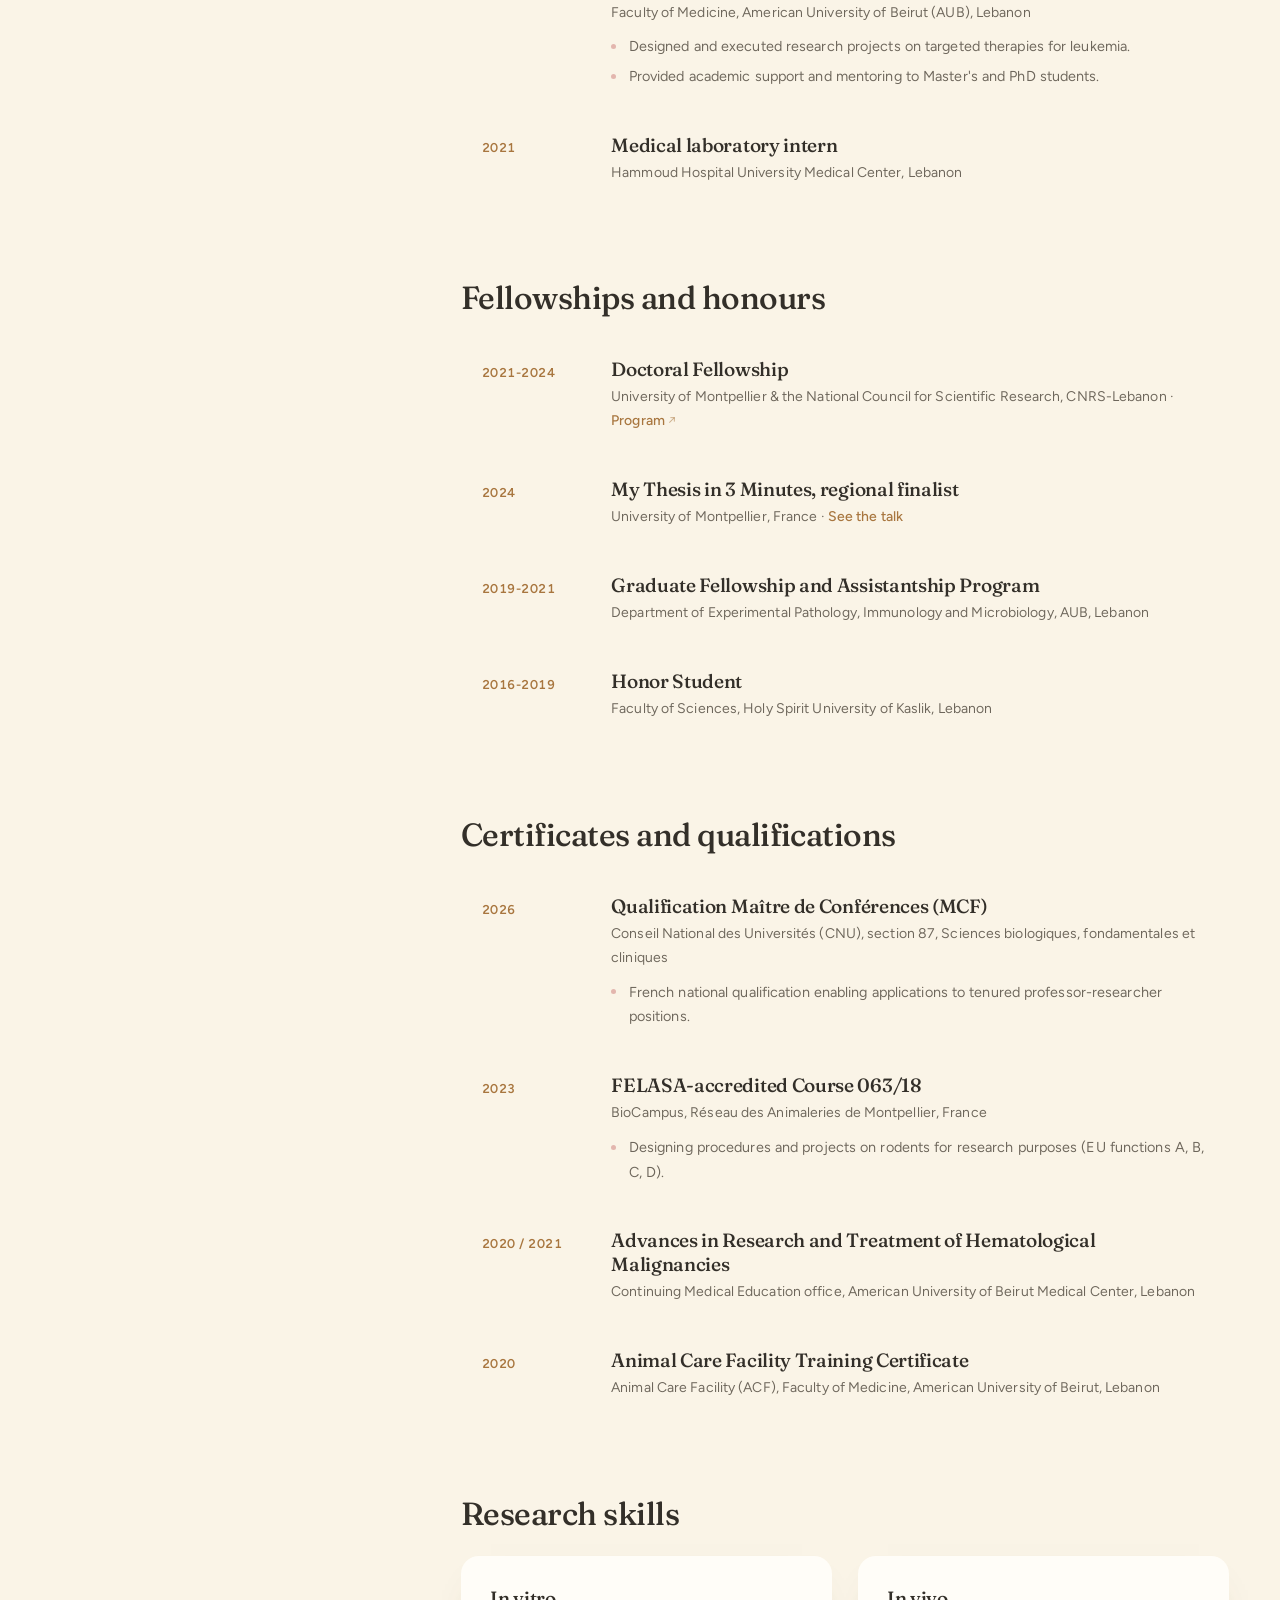
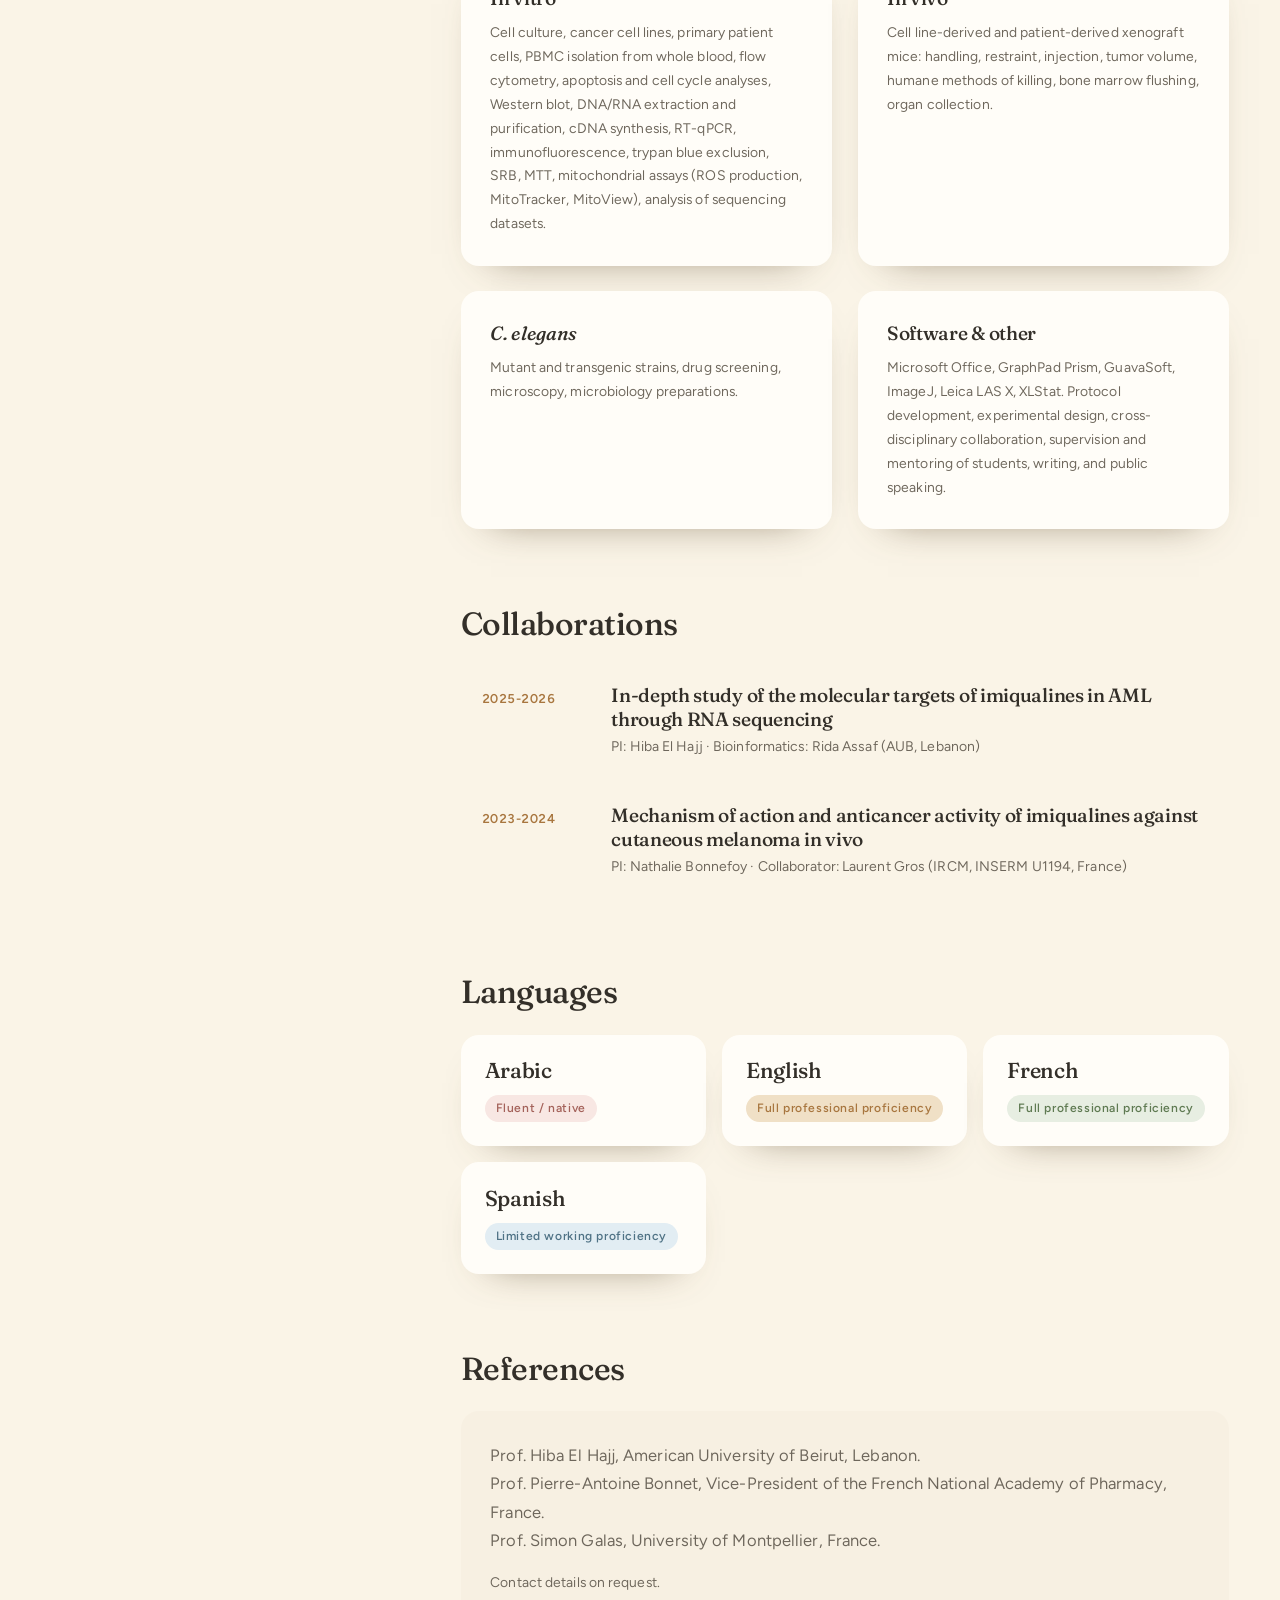
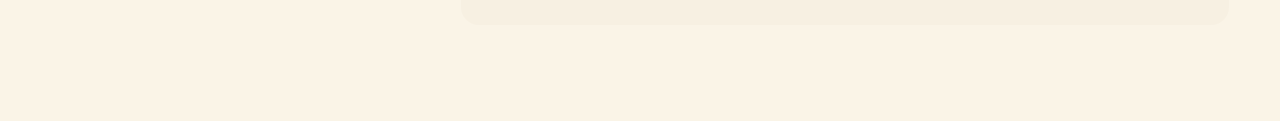
<file: cv.html>
<!DOCTYPE html>
<html lang="en">
<head>
<meta charset="utf-8">
<meta name="viewport" content="width=device-width, initial-scale=1">
<title>CV, Perla Makhoul</title>
<meta name="description" content="Curriculum vitae of Perla Makhoul, PhD. Education, professional experience, fellowships, honours, certifications, research skills, collaborations and languages.">
<link rel="icon" href="assets/img/favicon.svg" type="image/svg+xml">
<link rel="preconnect" href="https://fonts.googleapis.com">
<link rel="preconnect" href="https://fonts.gstatic.com" crossorigin>
<link href="https://fonts.googleapis.com/css2?family=Figtree:ital,wght@0,300..700;1,300..700&family=Fraunces:ital,opsz,wght@0,9..144,300..700;1,9..144,300..700&display=swap" rel="stylesheet">
<link rel="stylesheet" href="assets/css/style.css">
</head>
<body data-page="cv">

<div class="ambient" aria-hidden="true"><span></span><span></span><span></span><span></span></div>
<div class="progress" aria-hidden="true"></div>


<div class="shell">

  <aside class="rail">
    <div class="rail-inner">
      <a class="brand" href="index.html">
        <h2 class="name">Perla<em>Makhoul</em></h2>
        <p class="role">PhD · Health Sciences - Oncology</p>
      </a>

      <button class="nav-toggle" aria-expanded="false" aria-controls="site-nav">
        <span class="bars" aria-hidden="true"><i></i></span>
        <span class="lbl">Menu</span>
      </button>

      <nav class="nav" id="site-nav" aria-label="Main" hidden>
        <a href="index.html"><span class="idx">01</span> About</a>
        <a href="research.html"><span class="idx">02</span> Research</a>
        <a href="publications.html"><span class="idx">03</span> Publications &amp; Patents</a>
        <a href="cv.html" aria-current="page"><span class="idx">04</span> CV</a>
        <a href="workshops.html"><span class="idx">05</span> Scientific Outreach</a>
        <a href="conferences.html"><span class="idx">06</span> Conferences</a>
        <a href="contact.html"><span class="idx">07</span> Contact</a>
      </nav>

      <div class="rail-foot">
        <span>Madrid, Spain</span>
        <a href="contact.html">Get in touch →</a>
      </div>
    </div>
  </aside>

  <main class="main">

    <header class="page-head">
      <p class="eyebrow rise">Curriculum vitae</p>
      <h1 class="rise d1">Perla Makhoul, PhD</h1>
      <p class="lede rise d2">
        Health Sciences / Oncology. Trained across three laboratories in France and Lebanon,
        qualified in 2026 by the French <i>Conseil National des Universités</i> to apply for tenured
        professor-researcher positions.
      </p>
      <div class="hero-actions rise d3 no-print">
        <a class="btn" href="assets/files/Perla-Makhoul-CV-2026.pdf" download>Download CV (PDF) <span class="arw">↓</span></a>
        <a class="btn ghost" href="publications.html">Publications &amp; patents</a>
      </div>
    </header>

    <section>
      <h2 class="sec-title rise">Educational background</h2>
      <div class="tl">

        <article class="tl-item rise">
          <div class="tl-when">2021-2024</div>
          <div class="tl-what">
            <h3>PhD, Health Sciences / Oncology</h3>
            <p class="tl-where">Cotutelle: University of Montpellier, France · Lebanese University, Lebanon</p>
            <div class="tags">
              <span class="tag">With High Distinction</span>
              <span class="tag sage">International joint program</span>
            </div>
            <ul>
              <li>Thesis directors: Pierre-Antoine Bonnet, Hiba El Hajj.</li>
              <li>Thesis co-directors: Myriam Richaud, Raghida Abou Merhi.</li>
              <li>Six-month rotations between the IBMM (Montpellier), the IRCM (Montpellier) and AUB (Beirut).</li>
            </ul>
          </div>
        </article>

        <article class="tl-item rise d1">
          <div class="tl-when">2019-2021</div>
          <div class="tl-what">
            <h3>Master of Science, Immunology and Microbiology</h3>
            <p class="tl-where">American University of Beirut (AUB), Lebanon</p>
            <div class="tags"><span class="tag">With Distinction</span></div>
          </div>
        </article>

        <article class="tl-item rise d2">
          <div class="tl-when">2016-2019</div>
          <div class="tl-what">
            <h3>Bachelor of Science, Life and Earth Sciences</h3>
            <p class="tl-where">Holy Spirit University of Kaslik (USEK), Lebanon</p>
            <div class="tags"><span class="tag">With Distinction</span></div>
          </div>
        </article>

      </div>
    </section>

    <section>
      <h2 class="sec-title rise">Professional experience</h2>
      <div class="tl">

        <article class="tl-item rise">
          <div class="tl-when">2025-2026</div>
          <div class="tl-what">
            <h3>Postdoctoral researcher</h3>
            <p class="tl-where">Faculty of Medicine, American University of Beirut (AUB), Lebanon</p>
            <ul>
              <li>Led independent and collaborative research projects in cancer biology, molecular oncology and translational medicine.</li>
              <li>Designed and conducted in vitro and in vivo experiments on the molecular mechanisms underlying cancer progression and therapeutic responses.</li>
              <li>Supervised and trained Master's students and junior researchers in laboratory techniques, experiments, thesis writing and thesis presentation.</li>
            </ul>
          </div>
        </article>

        <article class="tl-item rise d1">
          <div class="tl-when">2024</div>
          <div class="tl-what">
            <h3>Teaching assistant</h3>
            <p class="tl-where">Faculty of Pharmacy, University of Montpellier, France</p>
            <ul>
              <li>Assisted in delivering graduate courses in biological and health sciences.</li>
              <li>Conducted practical laboratory sessions and tutorials, teaching experimental techniques and scientific concepts.</li>
            </ul>
          </div>
        </article>

        <article class="tl-item rise d2">
          <div class="tl-when">2023-2024</div>
          <div class="tl-what">
            <h3>Research assistant</h3>
            <p class="tl-where">Faculty of Medicine, American University of Beirut (AUB), Lebanon</p>
            <ul>
              <li>Designed and executed research projects on targeted therapies for leukemia.</li>
              <li>Provided academic support and mentoring to Master's and PhD students.</li>
            </ul>
          </div>
        </article>

        <article class="tl-item rise d3">
          <div class="tl-when">2021</div>
          <div class="tl-what">
            <h3>Medical laboratory intern</h3>
            <p class="tl-where">Hammoud Hospital University Medical Center, Lebanon</p>
          </div>
        </article>

      </div>
    </section>

    <section>
      <h2 class="sec-title rise">Fellowships and honours</h2>
      <div class="tl">

        <article class="tl-item rise">
          <div class="tl-when">2021-2024</div>
          <div class="tl-what">
            <h3>Doctoral Fellowship</h3>
            <p class="tl-where">
              University of Montpellier &amp; the National Council for Scientific Research, CNRS-Lebanon ·
              <a class="link" href="https://cnrs.edu.lb/call-proposals/bourses-doctorales-cnrs-l-um-annee-2021-2022/" target="_blank" rel="noopener">Program</a>
            </p>
          </div>
        </article>

        <article class="tl-item rise d1">
          <div class="tl-when">2024</div>
          <div class="tl-what">
            <h3>My Thesis in 3 Minutes, regional finalist</h3>
            <p class="tl-where">University of Montpellier, France · <a class="link plain" href="workshops.html">See the talk</a></p>
          </div>
        </article>

        <article class="tl-item rise d2">
          <div class="tl-when">2019-2021</div>
          <div class="tl-what">
            <h3>Graduate Fellowship and Assistantship Program</h3>
            <p class="tl-where">Department of Experimental Pathology, Immunology and Microbiology, AUB, Lebanon</p>
          </div>
        </article>

        <article class="tl-item rise d2">
          <div class="tl-when">2016-2019</div>
          <div class="tl-what">
            <h3>Honor Student</h3>
            <p class="tl-where">Faculty of Sciences, Holy Spirit University of Kaslik, Lebanon</p>
          </div>
        </article>

      </div>
    </section>

    <section>
      <h2 class="sec-title rise">Certificates and qualifications</h2>
      <div class="tl">

        <article class="tl-item rise">
          <div class="tl-when">2026</div>
          <div class="tl-what">
            <h3>Qualification Maître de Conférences (MCF)</h3>
            <p class="tl-where">Conseil National des Universités (CNU), section 87, Sciences biologiques, fondamentales et cliniques</p>
            <ul><li>French national qualification enabling applications to tenured professor-researcher positions.</li></ul>
          </div>
        </article>

        <article class="tl-item rise d1">
          <div class="tl-when">2023</div>
          <div class="tl-what">
            <h3>FELASA-accredited Course 063/18</h3>
            <p class="tl-where">BioCampus, Réseau des Animaleries de Montpellier, France</p>
            <ul><li>Designing procedures and projects on rodents for research purposes (EU functions A, B, C, D).</li></ul>
          </div>
        </article>

        <article class="tl-item rise d2">
          <div class="tl-when">2020 / 2021</div>
          <div class="tl-what">
            <h3>Advances in Research and Treatment of Hematological Malignancies</h3>
            <p class="tl-where">Continuing Medical Education office, American University of Beirut Medical Center, Lebanon</p>
          </div>
        </article>

        <article class="tl-item rise d3">
          <div class="tl-when">2020</div>
          <div class="tl-what">
            <h3>Animal Care Facility Training Certificate</h3>
            <p class="tl-where">Animal Care Facility (ACF), Faculty of Medicine, American University of Beirut, Lebanon</p>
          </div>
        </article>

      </div>
    </section>

    <section>
      <h2 class="sec-title rise">Research skills</h2>
      <div class="two-col">

        <div class="card rise">
          <h3 style="margin-bottom:.7rem">In vitro</h3>
          <p class="muted small">
            Cell culture, cancer cell lines, primary patient cells, PBMC isolation from whole blood,
            flow cytometry, apoptosis and cell cycle analyses, Western blot, DNA/RNA extraction and
            purification, cDNA synthesis, RT-qPCR, immunofluorescence, trypan blue exclusion, SRB, MTT,
            mitochondrial assays (ROS production, MitoTracker, MitoView), analysis of sequencing datasets.
          </p>
        </div>

        <div class="card rise d1">
          <h3 style="margin-bottom:.7rem">In vivo</h3>
          <p class="muted small">
            Cell line-derived and patient-derived xenograft mice: handling, restraint, injection,
            tumor volume, humane methods of killing, bone marrow flushing, organ collection.
          </p>
        </div>

        <div class="card rise d2">
          <h3 style="margin-bottom:.7rem"><i>C. elegans</i></h3>
          <p class="muted small">
            Mutant and transgenic strains, drug screening, microscopy, microbiology preparations.
          </p>
        </div>

        <div class="card rise d3">
          <h3 style="margin-bottom:.7rem">Software &amp; other</h3>
          <p class="muted small">
            Microsoft Office, GraphPad Prism, GuavaSoft, ImageJ, Leica LAS X, XLStat. Protocol development,
            experimental design, cross-disciplinary collaboration, supervision and mentoring of students,
            writing, and public speaking.
          </p>
        </div>

      </div>
    </section>

    <section>
      <h2 class="sec-title rise">Collaborations</h2>
      <div class="tl">

        <article class="tl-item rise">
          <div class="tl-when">2025-2026</div>
          <div class="tl-what">
            <h3>In-depth study of the molecular targets of imiqualines in AML through RNA sequencing</h3>
            <p class="tl-where">PI: Hiba El Hajj · Bioinformatics: Rida Assaf (AUB, Lebanon)</p>
          </div>
        </article>

        <article class="tl-item rise d1">
          <div class="tl-when">2023-2024</div>
          <div class="tl-what">
            <h3>Mechanism of action and anticancer activity of imiqualines against cutaneous melanoma in vivo</h3>
            <p class="tl-where">PI: Nathalie Bonnefoy · Collaborator: Laurent Gros (IRCM, INSERM U1194, France)</p>
          </div>
        </article>

      </div>
    </section>

    <section>
      <h2 class="sec-title rise">Languages</h2>
      <div class="lang rise d1">
        <div class="lang-card">
          <h3>Arabic</h3>
          <span class="tag rose">Fluent / native</span>
        </div>
        <div class="lang-card">
          <h3>English</h3>
          <span class="tag">Full professional proficiency</span>
        </div>
        <div class="lang-card">
          <h3>French</h3>
          <span class="tag sage">Full professional proficiency</span>
        </div>
        <div class="lang-card">
          <h3>Spanish</h3>
          <span class="tag sky">Limited working proficiency</span>
        </div>
      </div>
    </section>

    <section>
      <h2 class="sec-title rise">References</h2>
      <div class="card tint rise d1">
        <p class="muted">
          Prof. Hiba El Hajj, American University of Beirut, Lebanon.<br>
          Prof. Pierre-Antoine Bonnet, Vice-President of the French National Academy of Pharmacy, France.<br>
          Prof. Simon Galas, University of Montpellier, France.
        </p>
        <p class="small muted" style="margin-top:1rem">Contact details on request.</p>
      </div>
    </section>

  </main>
</div>

<div class="fab-dock">
  <button class="fab primary" id="fab-main" aria-expanded="false" aria-label="More actions">+</button>
  <div class="fab-stack">
    <button class="fab" id="fab-palette" aria-label="Change color palette">◐<span class="tip">Change palette</span></button>
    <button class="fab" id="fab-print" aria-label="Print this page">⎙<span class="tip">Print / save PDF</span></button>
    <a class="fab" href="contact.html" aria-label="Contact"><span aria-hidden="true">✉</span><span class="tip">Contact</span></a>
  </div>
  <button class="fab" id="fab-top" hidden aria-label="Back to top">↑<span class="tip">Back to top</span></button>
</div>

<script src="assets/js/main.js"></script>
</body>
</html>
</file>
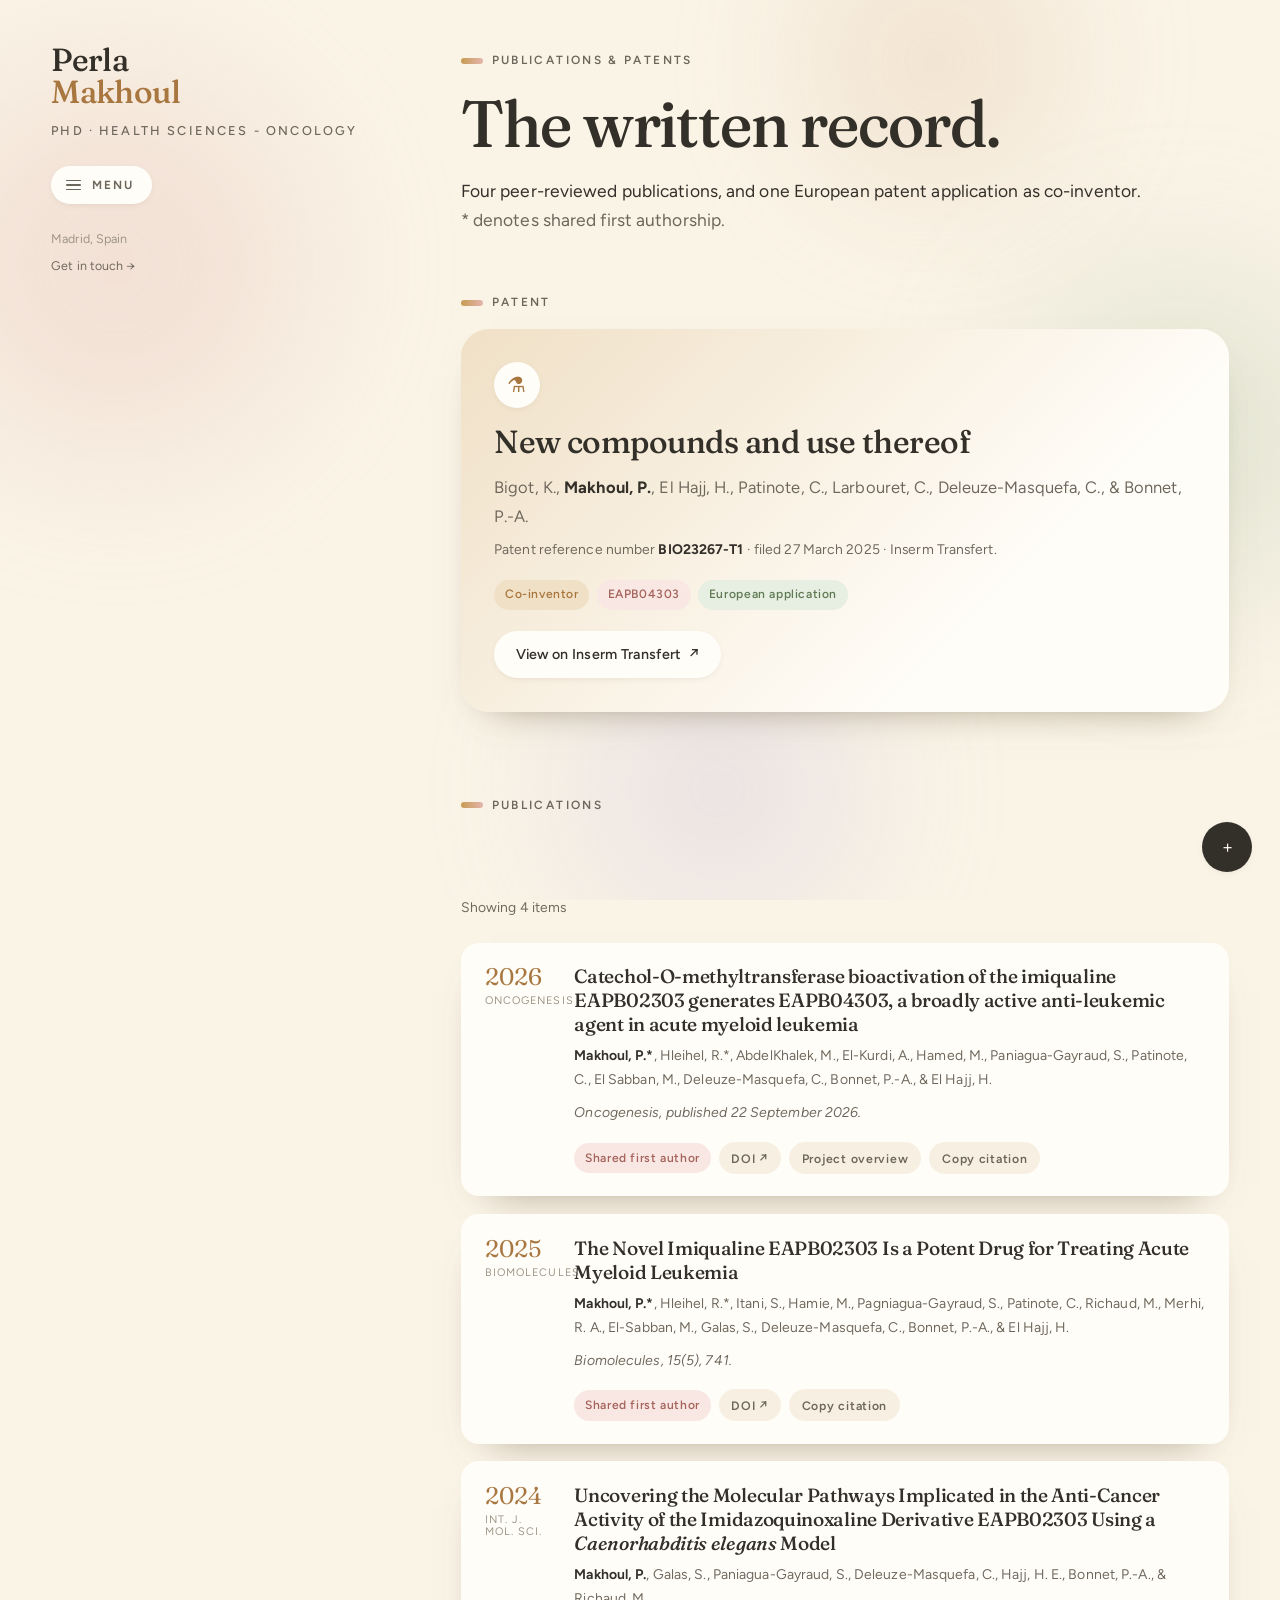
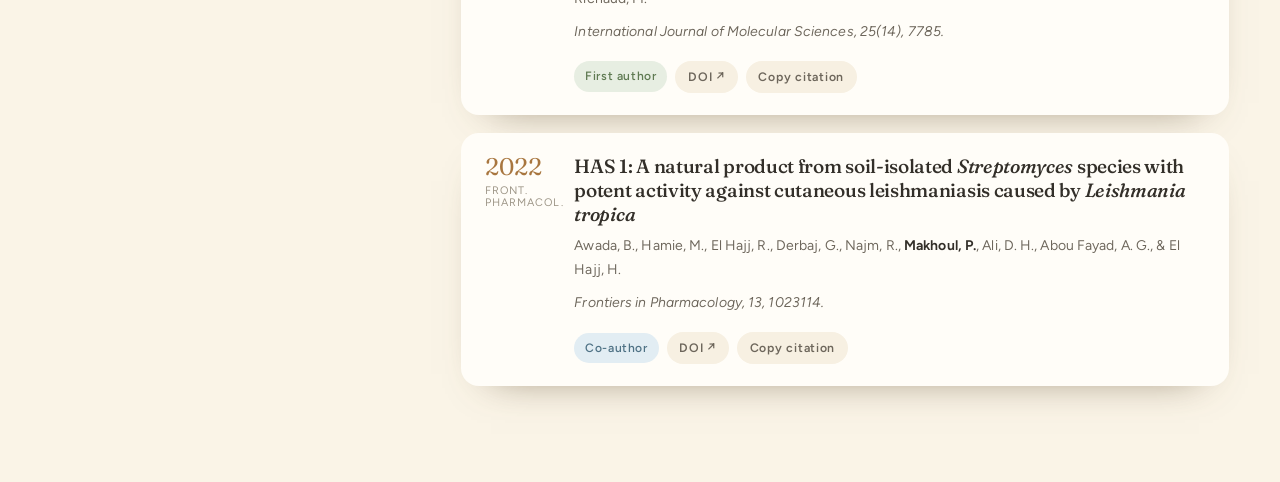
<file: publications.html>
<!DOCTYPE html>
<html lang="en">
<head>
<meta charset="utf-8">
<meta name="viewport" content="width=device-width, initial-scale=1">
<title>Publications &amp; Patents, Perla Makhoul</title>
<meta name="description" content="Peer-reviewed publications and patent application BIO23267-T1. Perla Makhoul, PhD.">
<link rel="icon" href="assets/img/favicon.svg" type="image/svg+xml">
<link rel="preconnect" href="https://fonts.googleapis.com">
<link rel="preconnect" href="https://fonts.gstatic.com" crossorigin>
<link href="https://fonts.googleapis.com/css2?family=Figtree:ital,wght@0,300..700;1,300..700&family=Fraunces:ital,opsz,wght@0,9..144,300..700;1,9..144,300..700&display=swap" rel="stylesheet">
<link rel="stylesheet" href="assets/css/style.css">
</head>
<body data-page="publications">

<div class="ambient" aria-hidden="true"><span></span><span></span><span></span><span></span></div>
<div class="progress" aria-hidden="true"></div>


<div class="shell">

  <aside class="rail">
    <div class="rail-inner">
      <a class="brand" href="index.html">
        <h2 class="name">Perla<em>Makhoul</em></h2>
        <p class="role">PhD · Health Sciences - Oncology</p>
      </a>

      <button class="nav-toggle" aria-expanded="false" aria-controls="site-nav">
        <span class="bars" aria-hidden="true"><i></i></span>
        <span class="lbl">Menu</span>
      </button>

      <nav class="nav" id="site-nav" aria-label="Main" hidden>
        <a href="index.html"><span class="idx">01</span> About</a>
        <a href="research.html"><span class="idx">02</span> Research</a>
        <a href="publications.html" aria-current="page"><span class="idx">03</span> Publications &amp; Patents</a>
        <a href="cv.html"><span class="idx">04</span> CV</a>
        <a href="workshops.html"><span class="idx">05</span> Scientific Outreach</a>
        <a href="conferences.html"><span class="idx">06</span> Conferences</a>
        <a href="contact.html"><span class="idx">07</span> Contact</a>
      </nav>

      <div class="rail-foot">
        <span>Madrid, Spain</span>
        <a href="contact.html">Get in touch →</a>
      </div>
    </div>
  </aside>

  <main class="main">

    <header class="page-head">
      <p class="eyebrow rise">Publications &amp; Patents</p>
      <h1 class="rise d1">The written record.</h1>
      <p class="lede rise d2">
        Four peer-reviewed publications, and one European patent application as co-inventor.
        <span class="muted">* denotes shared first authorship.</span>
      </p>
    </header>

    <!-- ============ patent ============ -->
    <section>
      <p class="eyebrow rise">Patent</p>
      <div class="patent rise d1">
        <div class="seal" aria-hidden="true">⚗</div>
        <h2 style="margin-bottom:.8rem">New compounds and use thereof</h2>
        <p class="muted" style="margin-bottom:.5rem">
          Bigot, K., <b style="color:var(--ink)">Makhoul, P.</b>, El Hajj, H., Patinote, C., Larbouret, C.,
          Deleuze-Masquefa, C., &amp; Bonnet, P.-A.
        </p>
        <p class="muted small" style="margin-bottom:1.1rem">
          Patent reference number <b style="color:var(--ink)">BIO23267-T1</b> · filed 27 March 2025 · Inserm Transfert.
        </p>
        <div class="tags" style="margin-bottom:1.3rem">
          <span class="tag">Co-inventor</span>
          <span class="tag rose">EAPB04303</span>
          <span class="tag sage">European application</span>
        </div>
        <a class="btn ghost" href="https://technology-offers.inserm-transfert.com/offer/new-compounds-and-use-thereof/" target="_blank" rel="noopener">View on Inserm Transfert <span class="arw">↗</span></a>
      </div>
    </section>

    <!-- ============ publications ============ -->
    <section>
      <p class="eyebrow rise">Publications</p>

      <div class="filters rise" role="group" aria-label="Filter publications">
        <button class="chip" data-filter="all" aria-pressed="true">All</button>
        <button class="chip" data-filter="first" aria-pressed="false">First author</button>
        <button class="chip" data-filter="coauthor" aria-pressed="false">Co-author</button>
      </div>
      <p class="small muted rise" style="margin-bottom:1.4rem">Showing <span id="filter-count">4 items</span></p>

      <div class="stack">

        <article class="pub rise" data-kind="published first">
          <div class="yr">2026<small>Oncogenesis</small></div>
          <div>
            <h3>Catechol-O-methyltransferase bioactivation of the imiqualine EAPB02303 generates EAPB04303, a broadly active anti-leukemic agent in acute myeloid leukemia</h3>
            <p class="authors"><b>Makhoul, P.*</b>, Hleihel, R.*, AbdelKhalek, M., El-Kurdi, A., Hamed, M., Paniagua-Gayraud, S., Patinote, C., El Sabban, M., Deleuze-Masquefa, C., Bonnet, P.-A., &amp; El Hajj, H.</p>
            <p class="venue">Oncogenesis, published 22 September 2026.</p>
            <div class="pub-actions">
              <span class="tag rose">Shared first author</span>
              <a class="mini" href="https://doi.org/10.1038/s41389-026-00657-7" target="_blank" rel="noopener">DOI &#8599;</a>
              <a class="mini" href="research.html">Project overview</a>
              <button class="mini" data-copy="Makhoul, P.*, Hleihel, R.*, AbdelKhalek, M., El-Kurdi, A., Hamed, M., Paniagua-Gayraud, S., Patinote, C., El Sabban, M., Deleuze-Masquefa, C., Bonnet, P.-A., & El Hajj, H. (2026). Catechol-O-methyltransferase bioactivation of the imiqualine EAPB02303 generates EAPB04303, a broadly active anti-leukemic agent in acute myeloid leukemia. Oncogenesis. https://doi.org/10.1038/s41389-026-00657-7">Copy citation</button>
            </div>
          </div>
        </article>

        <article class="pub rise d2" data-kind="published first">
          <div class="yr">2025<small>Biomolecules</small></div>
          <div>
            <h3>The Novel Imiqualine EAPB02303 Is a Potent Drug for Treating Acute Myeloid Leukemia</h3>
            <p class="authors"><b>Makhoul, P.*</b>, Hleihel, R.*, Itani, S., Hamie, M., Pagniagua-Gayraud, S., Patinote, C., Richaud, M., Merhi, R. A., El-Sabban, M., Galas, S., Deleuze-Masquefa, C., Bonnet, P.-A., &amp; El Hajj, H.</p>
            <p class="venue">Biomolecules, 15(5), 741.</p>
            <div class="pub-actions">
              <span class="tag rose">Shared first author</span>
              <a class="mini" href="https://doi.org/10.3390/biom15050741" target="_blank" rel="noopener">DOI ↗</a>
              <button class="mini" data-copy="Makhoul, P.*, Hleihel, R.*, Itani, S., Hamie, M., Pagniagua-Gayraud, S., Patinote, C., Richaud, M., Merhi, R. A., El-Sabban, M., Galas, S., Deleuze-Masquefa, C., Bonnet, P.-A., & El Hajj, H. (2025). The Novel Imiqualine EAPB02303 Is a Potent Drug for Treating Acute Myeloid Leukemia. Biomolecules, 15(5), 741. https://doi.org/10.3390/biom15050741">Copy citation</button>
            </div>
          </div>
        </article>

        <article class="pub rise d3" data-kind="published first">
          <div class="yr">2024<small>Int. J. Mol. Sci.</small></div>
          <div>
            <h3>Uncovering the Molecular Pathways Implicated in the Anti-Cancer Activity of the Imidazoquinoxaline Derivative EAPB02303 Using a <i>Caenorhabditis elegans</i> Model</h3>
            <p class="authors"><b>Makhoul, P.</b>, Galas, S., Paniagua-Gayraud, S., Deleuze-Masquefa, C., Hajj, H. E., Bonnet, P.-A., &amp; Richaud, M.</p>
            <p class="venue">International Journal of Molecular Sciences, 25(14), 7785.</p>
            <div class="pub-actions">
              <span class="tag sage">First author</span>
              <a class="mini" href="https://doi.org/10.3390/ijms25147785" target="_blank" rel="noopener">DOI ↗</a>
              <button class="mini" data-copy="Makhoul, P., Galas, S., Paniagua-Gayraud, S., Deleuze-Masquefa, C., Hajj, H. E., Bonnet, P.-A., & Richaud, M. (2024). Uncovering the Molecular Pathways Implicated in the Anti-Cancer Activity of the Imidazoquinoxaline Derivative EAPB02303 Using a Caenorhabditis elegans Model. International Journal of Molecular Sciences, 25(14), 7785. https://doi.org/10.3390/ijms25147785">Copy citation</button>
            </div>
          </div>
        </article>

        <article class="pub rise d4" data-kind="published coauthor">
          <div class="yr">2022<small>Front. Pharmacol.</small></div>
          <div>
            <h3>HAS 1: A natural product from soil-isolated <i>Streptomyces</i> species with potent activity against cutaneous leishmaniasis caused by <i>Leishmania tropica</i></h3>
            <p class="authors">Awada, B., Hamie, M., El Hajj, R., Derbaj, G., Najm, R., <b>Makhoul, P.</b>, Ali, D. H., Abou Fayad, A. G., &amp; El Hajj, H.</p>
            <p class="venue">Frontiers in Pharmacology, 13, 1023114.</p>
            <div class="pub-actions">
              <span class="tag sky">Co-author</span>
              <a class="mini" href="https://doi.org/10.3389/fphar.2022.1023114" target="_blank" rel="noopener">DOI ↗</a>
              <button class="mini" data-copy="Awada, B., Hamie, M., El Hajj, R., Derbaj, G., Najm, R., Makhoul, P., Ali, D. H., Abou Fayad, A. G., & El Hajj, H. (2022). HAS 1: A natural product from soil-isolated Streptomyces species with potent activity against cutaneous leishmaniasis caused by Leishmania tropica. Frontiers in Pharmacology, 13, 1023114. https://doi.org/10.3389/fphar.2022.1023114">Copy citation</button>
            </div>
          </div>
        </article>

      </div>
    </section>

  </main>
</div>

<div class="fab-dock">
  <button class="fab primary" id="fab-main" aria-expanded="false" aria-label="More actions">+</button>
  <div class="fab-stack">
    <button class="fab" id="fab-palette" aria-label="Change color palette">◐<span class="tip">Change palette</span></button>
    <button class="fab" id="fab-print" aria-label="Print this page">⎙<span class="tip">Print / save PDF</span></button>
    <a class="fab" href="contact.html" aria-label="Contact"><span aria-hidden="true">✉</span><span class="tip">Contact</span></a>
  </div>
  <button class="fab" id="fab-top" hidden aria-label="Back to top">↑<span class="tip">Back to top</span></button>
</div>

<script src="assets/js/main.js"></script>
</body>
</html>
</file>
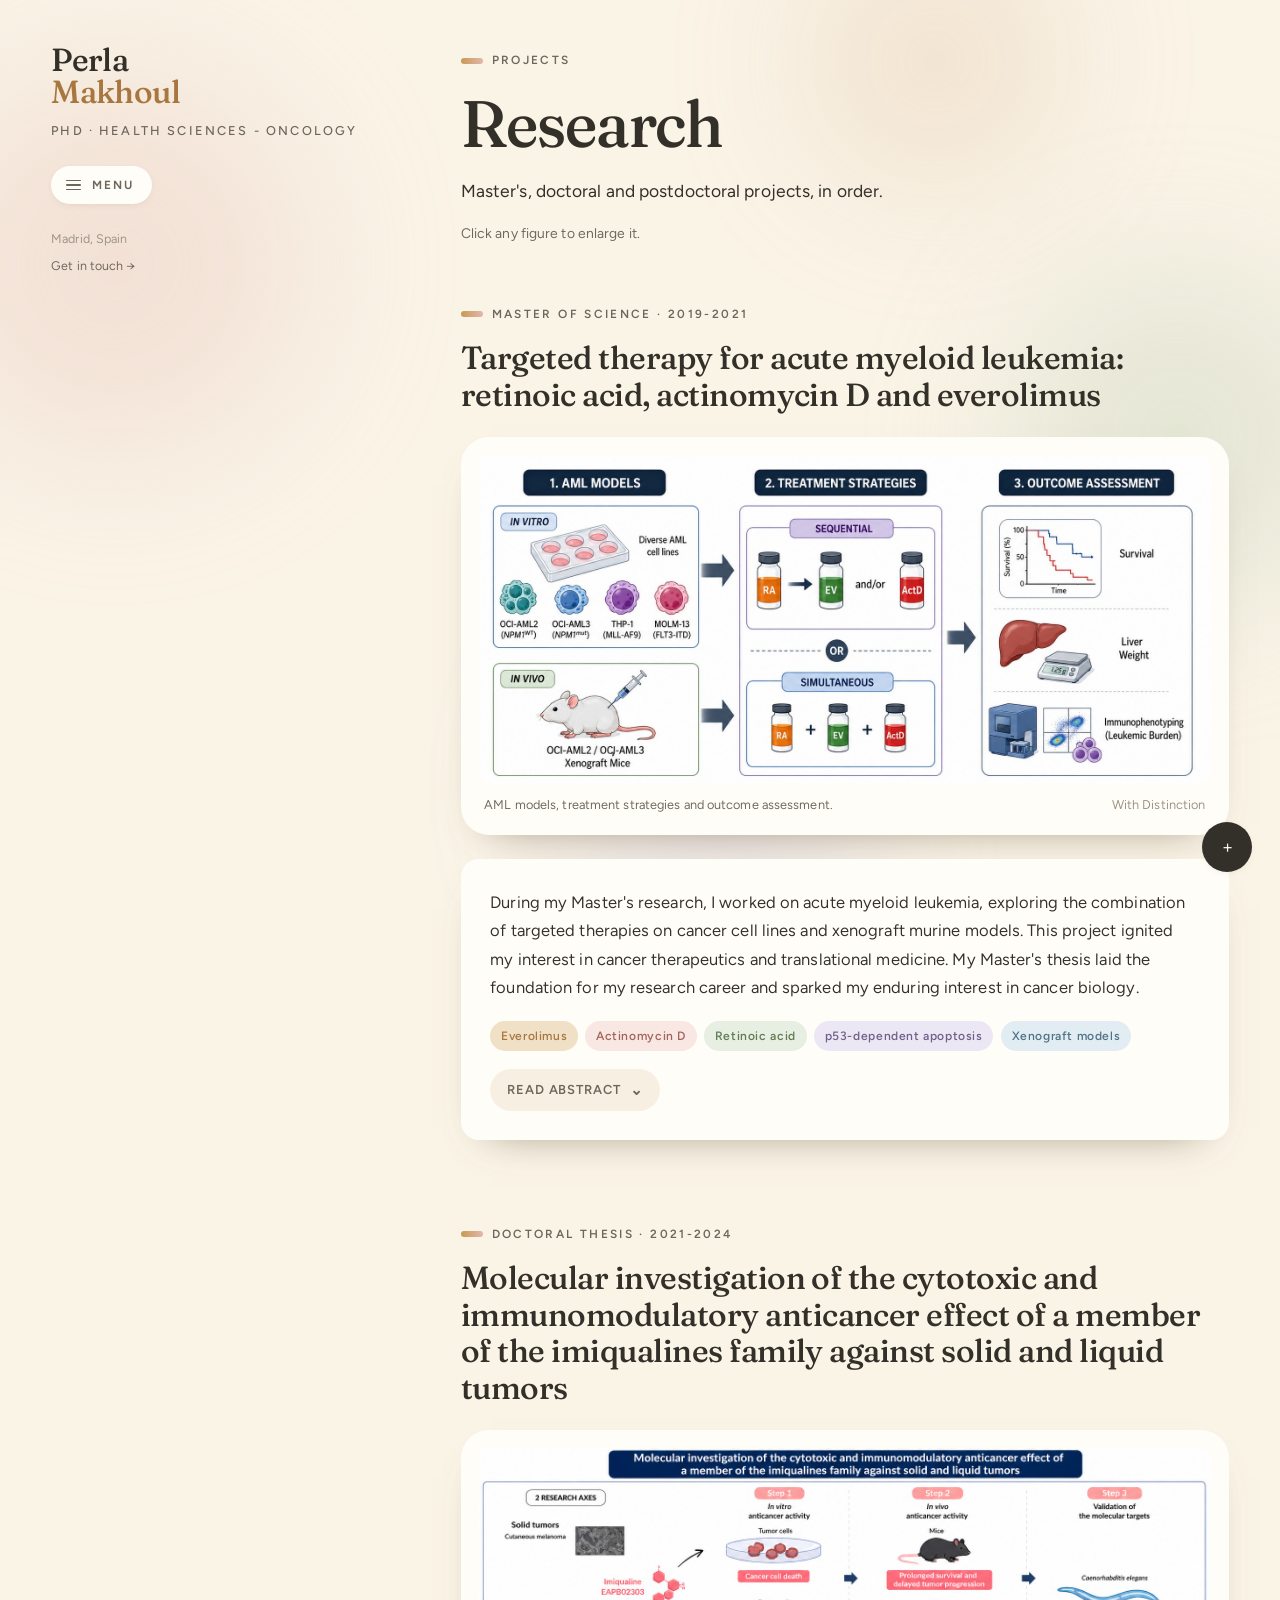
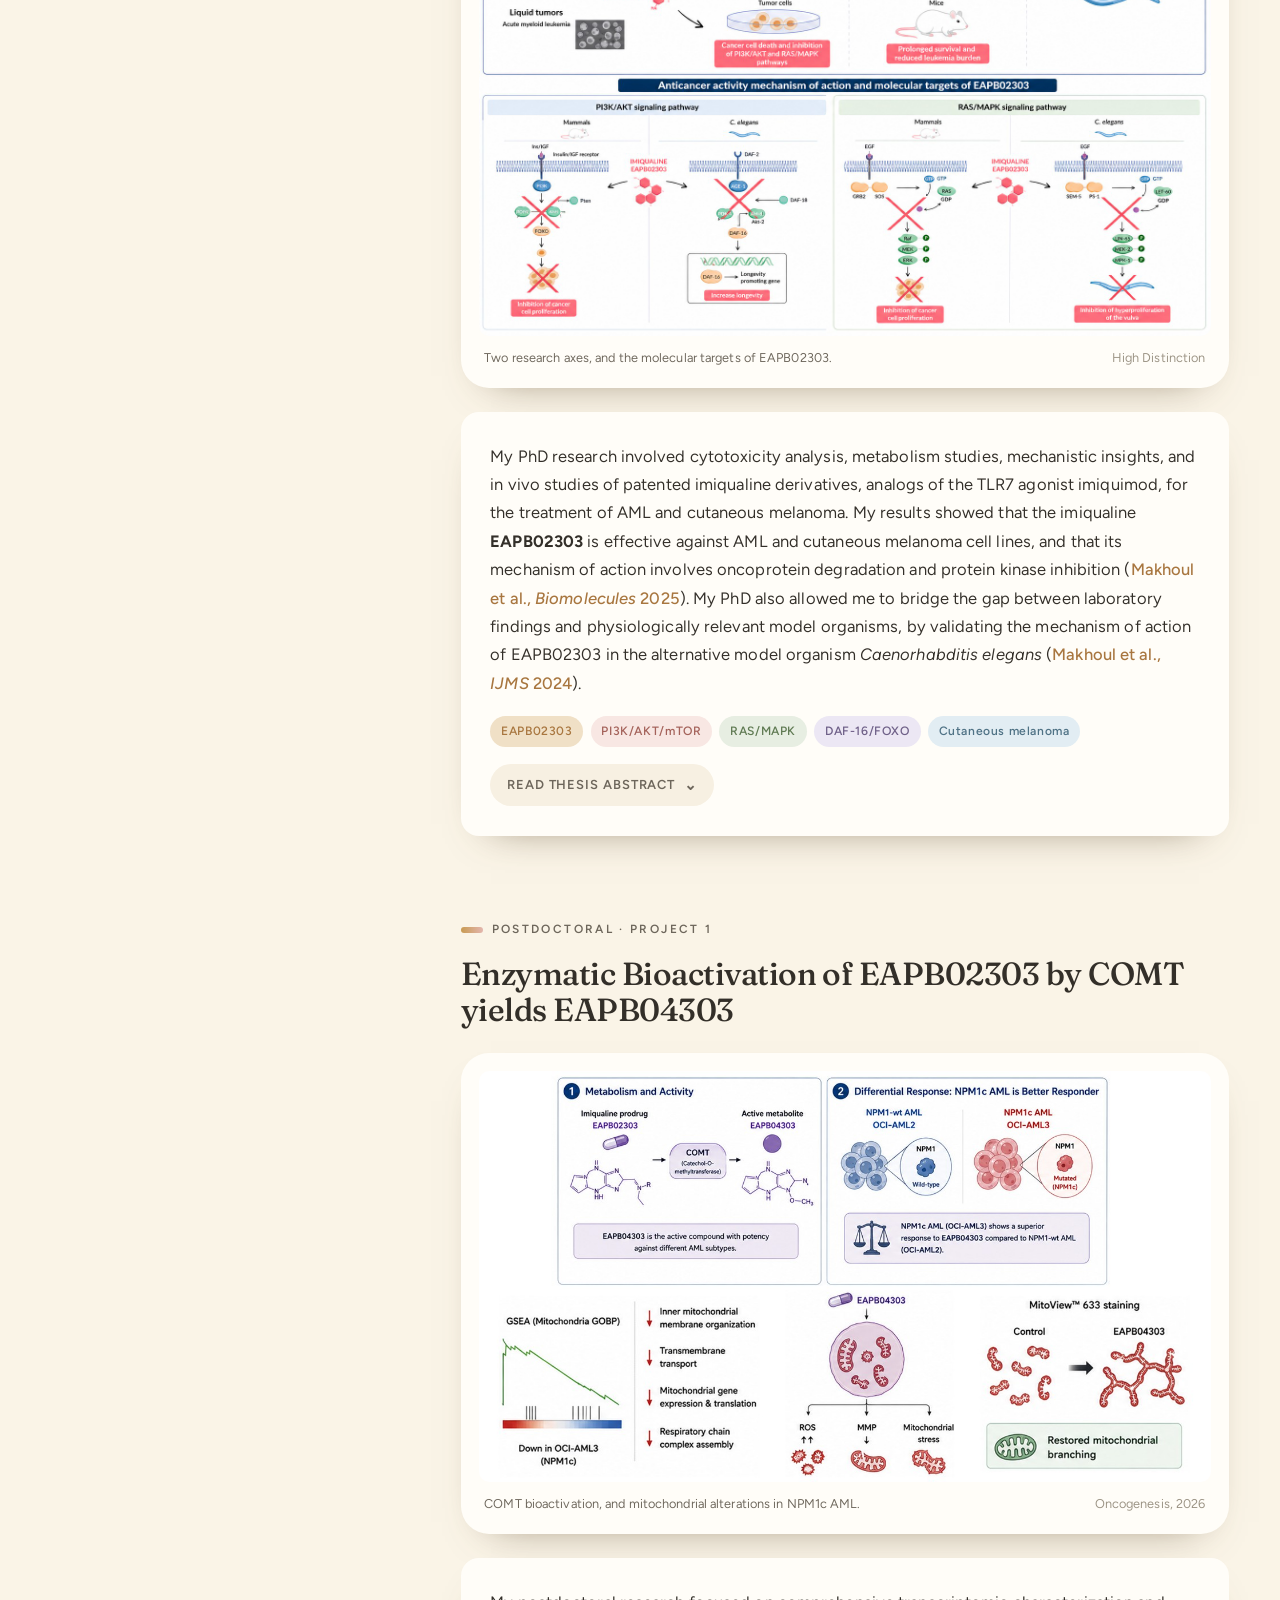
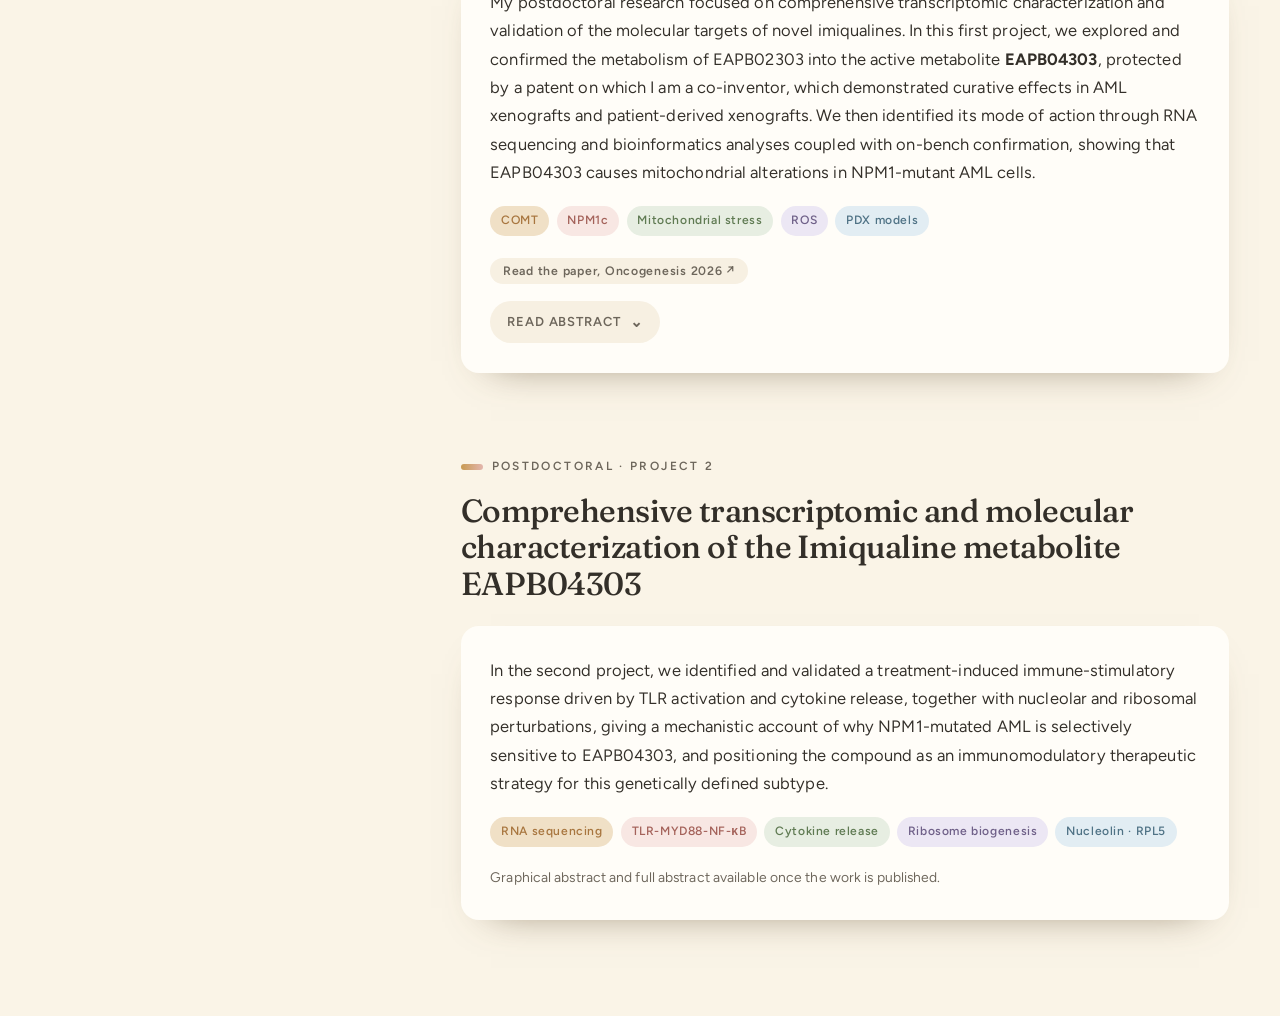
<file: research.html>
<!DOCTYPE html>
<html lang="en">
<head>
<meta charset="utf-8">
<meta name="viewport" content="width=device-width, initial-scale=1">
<title>Research, Perla Makhoul</title>
<meta name="description" content="Research projects: targeted therapy for acute myeloid leukemia, the imiqualines family, and transcriptomic dissection of EAPB04303.">
<link rel="icon" href="assets/img/favicon.svg" type="image/svg+xml">
<link rel="preconnect" href="https://fonts.googleapis.com">
<link rel="preconnect" href="https://fonts.gstatic.com" crossorigin>
<link href="https://fonts.googleapis.com/css2?family=Figtree:ital,wght@0,300..700;1,300..700&family=Fraunces:ital,opsz,wght@0,9..144,300..700;1,9..144,300..700&display=swap" rel="stylesheet">
<link rel="stylesheet" href="assets/css/style.css">
</head>
<body data-page="research">

<div class="ambient" aria-hidden="true"><span></span><span></span><span></span><span></span></div>
<div class="progress" aria-hidden="true"></div>


<div class="shell">

  <aside class="rail">
    <div class="rail-inner">
      <a class="brand" href="index.html">
        <h2 class="name">Perla<em>Makhoul</em></h2>
        <p class="role">PhD · Health Sciences - Oncology</p>
      </a>

      <button class="nav-toggle" aria-expanded="false" aria-controls="site-nav">
        <span class="bars" aria-hidden="true"><i></i></span>
        <span class="lbl">Menu</span>
      </button>

      <nav class="nav" id="site-nav" aria-label="Main" hidden>
        <a href="index.html"><span class="idx">01</span> About</a>
        <a href="research.html" aria-current="page"><span class="idx">02</span> Research</a>
        <a href="publications.html"><span class="idx">03</span> Publications &amp; Patents</a>
        <a href="cv.html"><span class="idx">04</span> CV</a>
        <a href="workshops.html"><span class="idx">05</span> Scientific Outreach</a>
        <a href="conferences.html"><span class="idx">06</span> Conferences</a>
        <a href="contact.html"><span class="idx">07</span> Contact</a>
      </nav>

      <div class="rail-foot">
        <span>Madrid, Spain</span>
        <a href="contact.html">Get in touch →</a>
      </div>
    </div>
  </aside>

  <main class="main">

    <header class="page-head">
      <p class="eyebrow rise">Projects</p>
      <h1 class="rise d1">Research</h1>
      <p class="lede rise d2">
        Master's, doctoral and postdoctoral projects, in order.
      </p>
      <p class="small muted rise d3" style="margin-top:.8rem">Click any figure to enlarge it.</p>
    </header>

    <!-- ============ MSc ============ -->
    <section class="project">
      <p class="eyebrow rise">Master of Science · 2019-2021</p>
      <h2 class="sec-title rise d1">Targeted therapy for acute myeloid leukemia: retinoic acid, actinomycin D and everolimus</h2>

      <figure class="project-figure rise d1"
              data-lightbox="assets/img/proj-ms.jpg"
              data-caption="Study design: AML models in vitro and in vivo, sequential versus simultaneous treatment strategies, and outcome assessment.">
        <img src="assets/img/proj-ms.jpg" alt="Study design schematic: AML cell lines and xenograft mice, sequential versus simultaneous treatment with retinoic acid, everolimus and actinomycin D, and outcomes measured as survival, liver weight and leukemic burden">
        <figcaption>
          <span>AML models, treatment strategies and outcome assessment.</span>
          <em>With Distinction</em>
        </figcaption>
      </figure>

      <div class="card rise" style="margin-top:1.5rem">
        <p>
          During my Master's research, I worked on acute myeloid leukemia, exploring the combination of targeted
          therapies on cancer cell lines and xenograft murine models. This project ignited my interest in cancer
          therapeutics and translational medicine. My Master's thesis laid the foundation for my research career
          and sparked my enduring interest in cancer biology.
        </p>

        <div class="tags" style="margin-top:1.2rem">
          <span class="tag">Everolimus</span>
          <span class="tag rose">Actinomycin D</span>
          <span class="tag sage">Retinoic acid</span>
          <span class="tag lilac">p53-dependent apoptosis</span>
          <span class="tag sky">Xenograft models</span>
        </div>

        <div class="disclose">
          <button class="disclose-btn" aria-expanded="false" aria-controls="abs-ms"
                  data-open-label="Hide abstract" data-shut-label="Read abstract">
            <span class="txt">Read abstract</span><span class="chev">⌄</span>
          </button>
          <div class="disclose-body" id="abs-ms">
            <div>
              <p>
                Acute Myeloid Leukemia (AML) is a heterogeneous malignancy of myeloid origin and one of the most
                common adult leukemias. Despite all therapeutic advances, AML still associates with poor prognosis,
                high relapse rates, and resistance to chemotherapy. Personalized medicine based on predicted response
                or risk of disease, is gaining major interest in AML management. This includes targeted therapies of
                specific mutations or disrupted pathways in AML. Everolimus (EV), an mTOR inhibitor, improved the
                treatment of AML patients when combined with other therapeutic agents. Actinomycin D (ActD), an
                anti-tumor antibiotic, inhibited AML cell growth in vitro, yet presents an unambiguous clinical
                efficacy in some relapsed/refractory AMLs. Retinoic acid (RA), a hormone playing a major role in
                differentiation, proved beneficial, alone or combined to other agents on some subtypes of AML.
              </p>
              <p>
                In this study, we explored the effect of simultaneous administration of RA, EV, ActD or the sequential
                administration of RA first, followed by EV and/or ActD on AML. In vitro, we used OCI-AML2, OCI-AML3,
                THP-1 and MOLM-13, presenting different mutations and reflecting some heterogeneous groups of AML.
                In vivo, xenograft mice were injected with OCI-AML2 or OCI-AML3 and treated with either RA followed by
                EV and/or ActD, or simultaneously with RA/Act/EV. Mice were monitored for survival, or humanely
                sacrificed 2 weeks post-treatment. Liver weight was recorded, and leukemic burden was assessed by
                immunophenotyping.
              </p>
              <p>
                We demonstrated that OCI-AML2, OCI-AML3, and MOLM-13 are sensitive to ActD alone or to EV/ActD
                combination and RA addition to these treatments did not confer any additional advantage in OCI-AML2
                and OCI-AML3. THP-1 cells lacking p53, were less sensitive to ActD alone, yet the addition of EV to
                ActD resulted in a more pronounced cell death. This phenotype remained less prominent than that
                observed in cells with intact p53. Adding RA to EV demonstrated some beneficial effect in all tested
                cells, but this effect was not as prominent as ActD or EV/ActD. Accordingly, we restricted our
                molecular analysis to EV/ActD. We revealed a p53-dependent apoptosis in OCI-AML2 and OCI-AML3, 48h
                post-treatment. Similar to in vitro results, sequential treatment with RA first, followed by EV/ActD
                did not yield any beneficial in vivo antitumor effect. Indeed, mice presented with sustained
                hepatomegaly and even more exacerbated tumor burden in bone marrow for some conditions. However, our
                preliminary results showed that EV single agent, or EV/RA/ActD for 5 days following initial
                administration of RA prolonged survival of OCI-AML3 xenografted mice, while EV and ActD single agents,
                and RA prior to EV/ActD prolonged survival of OCI-AML2 mice.
              </p>
              <p>
                In conclusion, our preliminary study demonstrated that an initial treatment with RA before EV and/or
                ActD may not confer significant benefit and may depend on the AML subtype, but these results require
                future confirmation.
              </p>
            </div>
          </div>
        </div>
      </div>
    </section>

    <!-- ============ PhD ============ -->
    <section class="project">
      <p class="eyebrow rise">Doctoral thesis · 2021-2024</p>
      <h2 class="sec-title rise d1">Molecular investigation of the cytotoxic and immunomodulatory anticancer effect of a member of the imiqualines family against solid and liquid tumors</h2>

      <figure class="project-figure rise d1"
              data-lightbox="assets/img/proj-phd.jpg"
              data-caption="Two research axes, solid and liquid tumors, and the PI3K/AKT and RAS/MAPK targets of EAPB02303, validated in C. elegans.">
        <img src="assets/img/proj-phd.jpg" alt="Schematic of the PhD project: solid and liquid tumor axes, in vitro and in vivo anticancer activity, and PI3K/AKT and RAS/MAPK signalling pathways in human cells and C. elegans">
        <figcaption>
          <span>Two research axes, and the molecular targets of EAPB02303.</span>
          <em>High Distinction</em>
        </figcaption>
      </figure>

      <div class="card rise" style="margin-top:1.5rem">
        <p>
          My PhD research involved cytotoxicity analysis, metabolism studies, mechanistic insights, and in vivo
          studies of patented imiqualine derivatives, analogs of the TLR7 agonist imiquimod, for the treatment
          of AML and cutaneous melanoma. My results showed that the imiqualine <b>EAPB02303</b> is effective against
          AML and cutaneous melanoma cell lines, and that its mechanism of action involves oncoprotein degradation
          and protein kinase inhibition
          (<a class="link plain" href="publications.html">Makhoul et al., <i>Biomolecules</i> 2025</a>).
          My PhD also allowed me to bridge the gap between laboratory findings and physiologically relevant model
          organisms, by validating the mechanism of action of EAPB02303 in the alternative model organism
          <i>Caenorhabditis elegans</i>
          (<a class="link plain" href="publications.html">Makhoul et al., <i>IJMS</i> 2024</a>).
        </p>

        <div class="tags" style="margin-top:1.2rem">
          <span class="tag">EAPB02303</span>
          <span class="tag rose">PI3K/AKT/mTOR</span>
          <span class="tag sage">RAS/MAPK</span>
          <span class="tag lilac">DAF-16/FOXO</span>
          <span class="tag sky">Cutaneous melanoma</span>
        </div>

        <div class="disclose">
          <button class="disclose-btn" aria-expanded="false" aria-controls="abs-phd"
                  data-open-label="Hide thesis abstract" data-shut-label="Read thesis abstract">
            <span class="txt">Read thesis abstract</span><span class="chev">⌄</span>
          </button>
          <div class="disclose-body" id="abs-phd">
            <div>
              <p>
                Acute myeloid leukemia (AML) is a hematological malignancy characterized by an uncontrolled growth
                of undifferentiated myeloid progenitors. Major advances in genomic sequencing enhanced our
                understanding of the heterogenous genetic landscape underlying the complex pathobiology of AML.
                The PI3K/AKT/mTOR and the RAS/MAPK pathways are constitutively active in most AML cases. This
                hyperactivation is associated with unfavorable prognosis and poor survival. Most AML patients
                respond well to standard treatments, yet they eventually relapse, develop chemoresistance, and do
                not survive for more than 5 years. This urges for the development of new therapeutic approaches to
                improve the prognosis and survival of AML patients.
              </p>
              <p>
                The family of imiqualines regroups patented analogs of the immunomodulatory drug Imiquimod and
                exhibits potent pre-clinical activities on a wide range of cancer cells. Subsequent chemical
                modifications yielded the second generation imiqualines, of which the lead molecule EAPB02303 and
                a molecule A. Here, we showed that EAPB02303 inhibits the in vitro growth of AML cell lines and the
                ex vivo growth of blasts from AML patients exhibiting different molecular profiles. EAPB02303 induced
                significant cell cycle arrest, with an accumulation in the pre-G0 state, while molecule A induced a
                G2/M arrest. Both members of imiqualines increased the expression of P53, its phosphorylated active
                form P-P53, its downstream effector P21, and induced apoptosis with PARP and caspase cleavage. AML
                cell lines expressing NPM1c, one of the most frequent mutated proteins encountered in 30% of AML
                patients, were more sensitive to EAPB02303 or molecule A, with a notable degradation of NPM1c. At the
                molecular level, EAPB02303 or molecule A potently downregulated components from the PI3K/AKT/mTOR and
                the RAS/MAPK signaling pathways in treated AML cell lines. In vivo, EAPB02303 or molecule A
                significantly reduced leukemic burden in the bone marrow of NPM1c and wild type NPM1 (wt-NPM1) AML
                xenograft mice, and reduced AML-associated hepatomegaly in all treated animals. Yet, prolonged
                survival was only obtained in NPM1c AML xenografts following treatment with EAPB02303, whilst the
                molecule A significantly enhanced the survival of both NPM1c and wt-NPM1 AML xenografts.
              </p>
              <p>
                We then explored the antineoplastic effect of EAPB02303 against solid tumors. Our preliminary results
                showed a robust inhibition of the proliferation of melanoma cell lines in vitro upon treatment with
                EAPB02303. Promising in vivo results were also obtained, warranting additional future investigations.
              </p>
              <p>
                Finally, we validated the mechanism of action of EAPB02303 in the model organism <i>Caenorhabditis
                elegans</i>. We showed significant prolonged longevity of wild type strains and the activation of the
                transcription factor DAF-16/FOXO, a downstream effector of the PI3K/AKT pathway. Furthermore, treatment
                with EAPB02303 significantly decreased the hyperactivated RAS-associated phenotype in mutant strains
                with RAS gain of function mutation. Altogether, these results demonstrate that EAPB02303 acts through
                the downregulation of the activity of PI3K/AKT and RAS/MAPK pathways.
              </p>
              <p>
                Collectively, our study provides promising therapeutic interventions of two novel second generation
                imiqualines against solid and liquid tumors. By unveiling their molecular mechanism of action in
                different, yet complementary models, our results widen the scope of imiqualine-based anticancer
                treatments against different subtypes of AML and cutaneous melanoma.
              </p>
            </div>
          </div>
        </div>
      </div>
    </section>

    <!-- ============ Postdoc 1 ============ -->
    <section class="project">
      <p class="eyebrow rise">Postdoctoral · Project 1</p>
      <h2 class="sec-title rise d1">Enzymatic Bioactivation of EAPB02303 by COMT yields EAPB04303</h2>

      <figure class="project-figure rise d1"
              data-lightbox="assets/img/proj-postdoc1.jpg"
              data-caption="COMT bioactivation of EAPB02303 into EAPB04303, and the mitochondrial vulnerability of NPM1c AML.">
        <img src="assets/img/proj-postdoc1.jpg" alt="Schematic: COMT converts EAPB02303 into the active metabolite EAPB04303, which drives ROS accumulation and mitochondrial stress selectively in NPM1c AML cells">
        <figcaption>
          <span>COMT bioactivation, and mitochondrial alterations in NPM1c AML.</span>
          <em>Oncogenesis, 2026</em>
        </figcaption>
      </figure>

      <div class="card rise" style="margin-top:1.5rem">
        <p>
          My postdoctoral research focused on comprehensive transcriptomic characterization and validation
          of the molecular targets of novel imiqualines. In this first project, we explored and confirmed
          the metabolism of EAPB02303 into the active metabolite <b>EAPB04303</b>, protected by a patent on
          which I am a co-inventor, which demonstrated curative effects in AML xenografts and
          patient-derived xenografts. We then identified its mode of action through RNA sequencing and
          bioinformatics analyses coupled with on-bench confirmation, showing that EAPB04303 causes
          mitochondrial alterations in NPM1-mutant AML cells.
        </p>

        <div class="tags" style="margin-top:1.2rem">
          <span class="tag">COMT</span>
          <span class="tag rose">NPM1c</span>
          <span class="tag sage">Mitochondrial stress</span>
          <span class="tag lilac">ROS</span>
          <span class="tag sky">PDX models</span>
        </div>

        <div class="pub-actions" style="margin-top:1.2rem">
          <a class="mini" href="https://doi.org/10.1038/s41389-026-00657-7" target="_blank" rel="noopener">Read the paper, Oncogenesis 2026 &#8599;</a>
        </div>

        <div class="disclose">
          <button class="disclose-btn" aria-expanded="false" aria-controls="abs-pd1"
                  data-open-label="Hide abstract" data-shut-label="Read abstract">
            <span class="txt">Read abstract</span><span class="chev">&#8964;</span>
          </button>
          <div class="disclose-body" id="abs-pd1">
            <div>
              <p>
                Imiqualines, analogs of the immunomodulatory drug Imiquimod, display potent anticancer
                properties. The first-generation EAPB0503 demonstrated high efficacy and selectivity against
                acute myeloid leukemia (AML) expressing mutant nucleophosmin-1 (NPM1c). The second-generation
                EAPB02303 was more potent and exhibited broader activity against AML with various mutations
                in vitro. However, the in vivo survival advantage was limited only to NPM1c AML xenograft mice.
                The enzyme catechol-O-methyltransferase (COMT) was implicated in the bioactivation of EAPB02303
                in pancreatic cancer. In this study, we demonstrated that COMT is highly expressed in AML cells,
                and converts EAPB02303 into an active metabolite, EAPB04303. This metabolite had lower IC50s
                than its parent compound, and a similar mechanism of action through inhibition of PI3K/AKT/mTOR
                signaling pathway.
              </p>
              <p>
                Furthermore, our findings identify mitochondrial dysfunction as a key determinant of the enhanced
                sensitivity of NPM1-mutated AML cells to EAPB04303. Consistent with the intrinsic mitochondrial
                alterations associated with NPM1c AML, including increased oxidative stress and impaired
                mitochondrial homeostasis, EAPB04303 further exacerbated ROS accumulation and mitochondrial
                membrane depolarization, effects that were significantly more pronounced in NPM1c cells than in
                their wild-type counterparts. The ability of N-acetylcysteine to rescue cell viability specifically
                in NPM1c AML demonstrates that ROS generation is a major contributor to the cytotoxic activity of
                EAPB04303. Transcriptomic and protein analyses further revealed a broad suppression of mitochondrial
                pathways, accompanied by downregulation of the mitochondrial biogenesis regulators PGC1&#945; and NRF1,
                indicating that EAPB04303 disrupts mitochondrial function at multiple levels. Finally, the rescue of
                cell viability and prevention of NPM1c degradation by the proteasome inhibitor PS-341 establish
                proteasome-mediated degradation of mutant NPM1 as an additional mechanism underlying the selective
                vulnerability of NPM1c AML cells. Together, these results suggest that EAPB04303 exploits pre-existing
                mitochondrial liabilities while promoting NPM1c degradation, providing a mechanistic basis for its
                preferential activity against NPM1-mutated AML.
              </p>
              <p>
                Lastly, in vivo, EAPB04303 attenuated leukemic burden and significantly extended survival in all
                tested AML cell-derived and patient-derived xenograft mouse models. Taken altogether, these findings
                poise EAPB04303 as a promising candidate for AML therapy.
              </p>
            </div>
          </div>
        </div>

      </div>
    </section>

    <!-- ============ Postdoc 2 ============ -->
    <section class="project">
      <p class="eyebrow rise">Postdoctoral · Project 2</p>
      <h2 class="sec-title rise d1">Comprehensive transcriptomic and molecular characterization of the Imiqualine metabolite EAPB04303</h2>

      <!-- RESTORE WHEN PUBLISHED: the graphical abstract and the full abstract for this project
           were removed on request until publication. The figure file lives in
           ../_unpublished_figures/ ; move it back to assets/img/ and re-add a
           <figure class="project-figure"> block plus a <div class="disclose"> block. -->

      <div class="card rise" style="margin-top:1.5rem">
        <p>
          In the second project, we identified and validated a treatment-induced immune-stimulatory response
          driven by TLR activation and cytokine release, together with nucleolar and ribosomal perturbations,
          giving a mechanistic account of why NPM1-mutated AML is selectively sensitive to EAPB04303, and
          positioning the compound as an immunomodulatory therapeutic strategy for this genetically defined subtype.
        </p>

        <div class="tags" style="margin-top:1.2rem">
          <span class="tag">RNA sequencing</span>
          <span class="tag rose">TLR-MYD88-NF-κB</span>
          <span class="tag sage">Cytokine release</span>
          <span class="tag lilac">Ribosome biogenesis</span>
          <span class="tag sky">Nucleolin · RPL5</span>
        </div>

        <p class="small muted" style="margin-top:1.2rem">
          Graphical abstract and full abstract available once the work is published.
        </p>

      </div>
    </section>

  </main>
</div>

<div class="fab-dock">
  <button class="fab primary" id="fab-main" aria-expanded="false" aria-label="More actions">+</button>
  <div class="fab-stack">
    <button class="fab" id="fab-palette" aria-label="Change color palette">◐<span class="tip">Change palette</span></button>
    <button class="fab" id="fab-print" aria-label="Print this page">⎙<span class="tip">Print / save PDF</span></button>
    <a class="fab" href="contact.html" aria-label="Contact"><span aria-hidden="true">✉</span><span class="tip">Contact</span></a>
  </div>
  <button class="fab" id="fab-top" hidden aria-label="Back to top">↑<span class="tip">Back to top</span></button>
</div>

<script src="assets/js/main.js"></script>
</body>
</html>
</file>
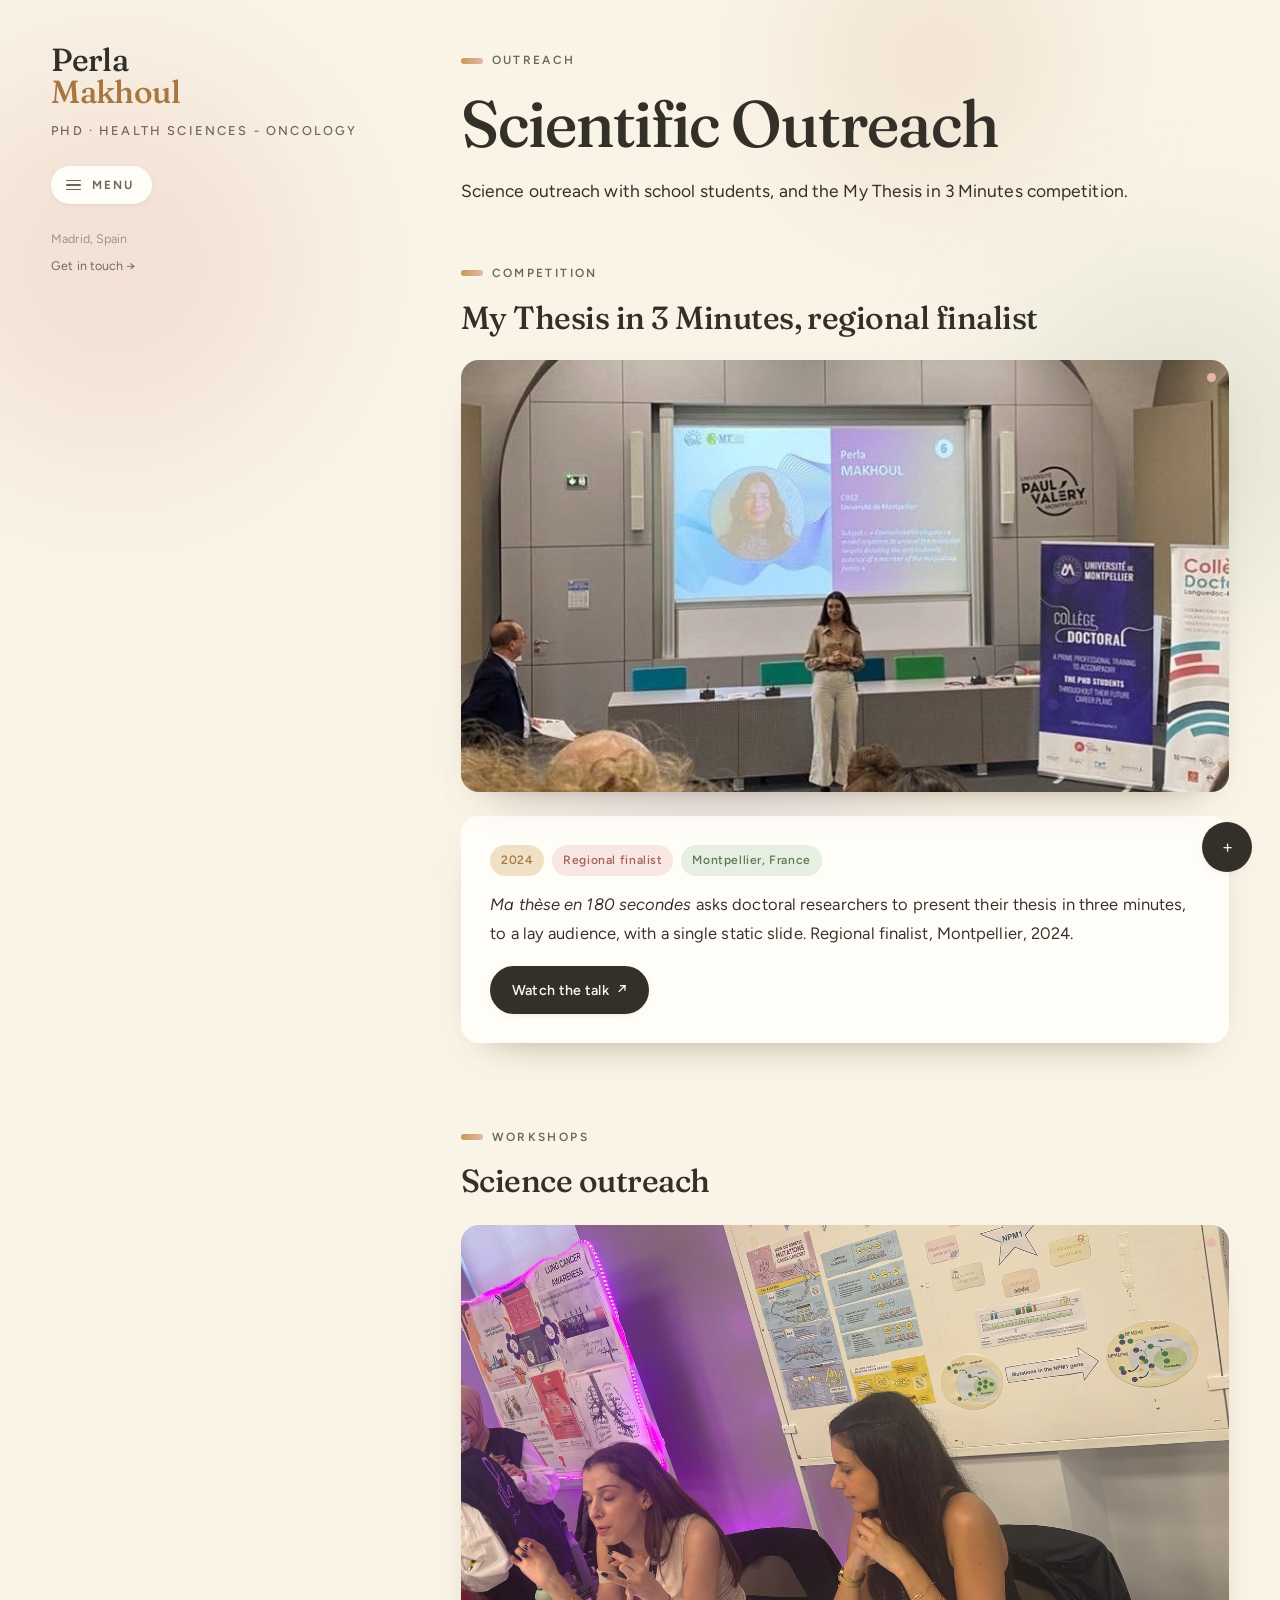
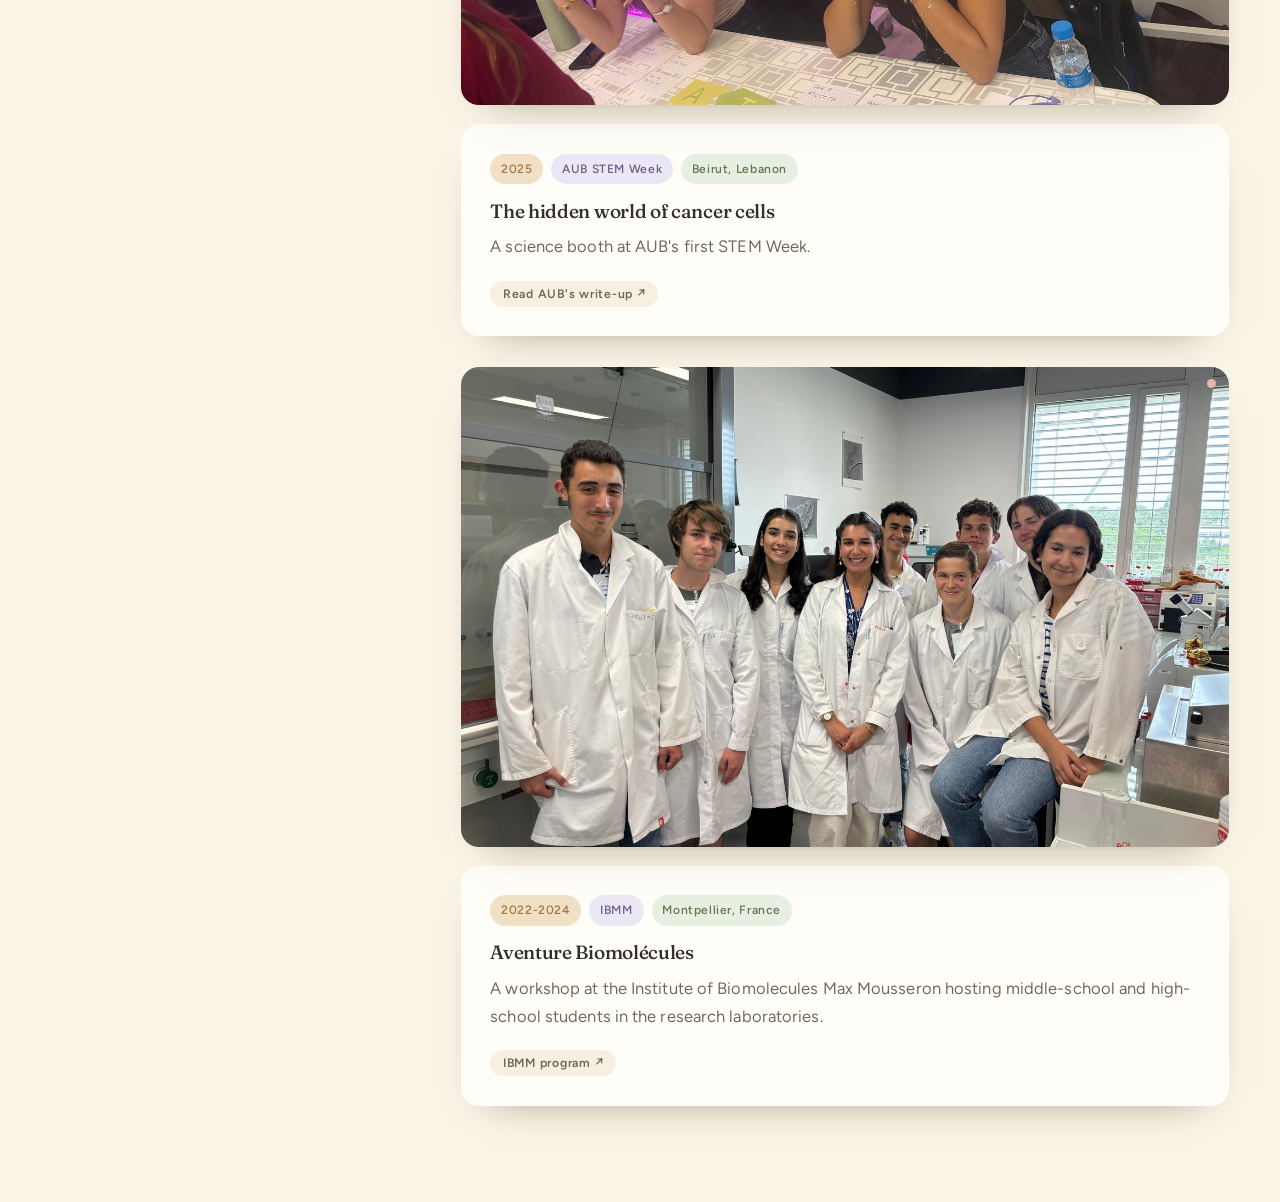
<file: workshops.html>
<!DOCTYPE html>
<html lang="en">
<head>
<meta charset="utf-8">
<meta name="viewport" content="width=device-width, initial-scale=1">
<title>Scientific Outreach, Perla Makhoul</title>
<meta name="description" content="Science outreach with school and university students, and a regional finalist place in the My Thesis in 3 Minutes competition.">
<link rel="icon" href="assets/img/favicon.svg" type="image/svg+xml">
<link rel="preconnect" href="https://fonts.googleapis.com">
<link rel="preconnect" href="https://fonts.gstatic.com" crossorigin>
<link href="https://fonts.googleapis.com/css2?family=Figtree:ital,wght@0,300..700;1,300..700&family=Fraunces:ital,opsz,wght@0,9..144,300..700;1,9..144,300..700&display=swap" rel="stylesheet">
<link rel="stylesheet" href="assets/css/style.css">
</head>
<body data-page="workshops">

<div class="ambient" aria-hidden="true"><span></span><span></span><span></span><span></span></div>
<div class="progress" aria-hidden="true"></div>


<div class="shell">

  <aside class="rail">
    <div class="rail-inner">
      <a class="brand" href="index.html">
        <h2 class="name">Perla<em>Makhoul</em></h2>
        <p class="role">PhD · Health Sciences - Oncology</p>
      </a>

      <button class="nav-toggle" aria-expanded="false" aria-controls="site-nav">
        <span class="bars" aria-hidden="true"><i></i></span>
        <span class="lbl">Menu</span>
      </button>

      <nav class="nav" id="site-nav" aria-label="Main" hidden>
        <a href="index.html"><span class="idx">01</span> About</a>
        <a href="research.html"><span class="idx">02</span> Research</a>
        <a href="publications.html"><span class="idx">03</span> Publications &amp; Patents</a>
        <a href="cv.html"><span class="idx">04</span> CV</a>
        <a href="workshops.html" aria-current="page"><span class="idx">05</span> Scientific Outreach</a>
        <a href="conferences.html"><span class="idx">06</span> Conferences</a>
        <a href="contact.html"><span class="idx">07</span> Contact</a>
      </nav>

      <div class="rail-foot">
        <span>Madrid, Spain</span>
        <a href="contact.html">Get in touch →</a>
      </div>
    </div>
  </aside>

  <main class="main">

    <header class="page-head">
      <p class="eyebrow rise">Outreach</p>
      <h1 class="rise d1">Scientific Outreach</h1>
      <p class="lede rise d2">
        Science outreach with school students, and the My Thesis in 3 Minutes competition.
      </p>
    </header>

    <!-- ============ competitions ============ -->
    <section>
      <p class="eyebrow rise">Competition</p>
      <h2 class="sec-title rise d1">My Thesis in 3 Minutes, regional finalist</h2>

      <figure class="reveal-photo rise d1" style="aspect-ratio:16/9">
        <img src="assets/img/comp-3mt.jpg" alt="Perla Makhoul on stage at the My Thesis in 3 Minutes regional final in Montpellier, in front of her title slide">
        <figcaption class="veil">
          <strong>My Thesis in 3 Minutes</strong>
          <span>Regional final, Collège Doctoral · Montpellier, 2024.</span>
        </figcaption>
      </figure>

      <div class="card rise" style="margin-top:1.5rem">
        <div class="kicker" style="display:flex;gap:.5rem;flex-wrap:wrap;margin-bottom:.9rem">
          <span class="tag">2024</span>
          <span class="tag rose">Regional finalist</span>
          <span class="tag sage">Montpellier, France</span>
        </div>
        <p>
          <i>Ma thèse en 180 secondes</i> asks doctoral researchers to present their thesis in three
          minutes, to a lay audience, with a single static slide. Regional finalist, Montpellier, 2024.
        </p>
        <div class="pub-actions" style="margin-top:1.2rem">
          <a class="btn" href="https://www.youtube.com/watch?v=R98gHXsKQgw" target="_blank" rel="noopener">Watch the talk <span class="arw">↗</span></a>
        </div>
      </div>
    </section>

    <!-- ============ workshops ============ -->
    <section>
      <p class="eyebrow rise">Workshops</p>
      <h2 class="sec-title rise d1">Science outreach</h2>

      <div class="stack-lg" style="margin-top:1.6rem">

        <article class="rise">
          <figure class="reveal-photo" style="aspect-ratio:16/10">
            <img src="assets/img/workshop-stem.jpg" alt="Perla Makhoul at the science booth during AUB STEM Week, seated at a table of activity cards in front of a display board">
            <figcaption class="veil">
              <strong>“The hidden world of cancer cells”</strong>
              <span>Science booth at the first AUB STEM Week, Beirut, 2025.</span>
            </figcaption>
          </figure>
          <div class="card" style="margin-top:1.2rem">
            <div class="kicker" style="display:flex;gap:.5rem;flex-wrap:wrap;margin-bottom:.9rem">
              <span class="tag">2025</span>
              <span class="tag lilac">AUB STEM Week</span>
              <span class="tag sage">Beirut, Lebanon</span>
            </div>
            <h3 style="margin-bottom:.6rem">The hidden world of cancer cells</h3>
            <p class="muted">
              A science booth at AUB's first STEM Week.
            </p>
            <div class="pub-actions" style="margin-top:1.1rem">
              <a class="mini" href="https://www.aub.edu.lb/articles/Pages/When-Curiosity-Sparks-Discovery-AUB-First-STEM-Week.aspx" target="_blank" rel="noopener">Read AUB's write-up ↗</a>
            </div>
          </div>
        </article>

        <article class="rise">
          <figure class="reveal-photo" style="aspect-ratio:16/10">
            <img src="assets/img/workshop-aventure.jpg" alt="Perla Makhoul in a lab coat with a group of school students in a teaching laboratory at the IBMM">
            <figcaption class="veil">
              <strong>“Aventure Biomolécules”</strong>
              <span>Hosting middle-school and high-school students at the IBMM, Montpellier.</span>
            </figcaption>
          </figure>
          <div class="card" style="margin-top:1.2rem">
            <div class="kicker" style="display:flex;gap:.5rem;flex-wrap:wrap;margin-bottom:.9rem">
              <span class="tag">2022-2024</span>
              <span class="tag lilac">IBMM</span>
              <span class="tag sage">Montpellier, France</span>
            </div>
            <h3 style="margin-bottom:.6rem">Aventure Biomolécules</h3>
            <p class="muted">
              A workshop at the Institute of Biomolecules Max Mousseron hosting middle-school and high-school students in the research laboratories.
            </p>
            <div class="pub-actions" style="margin-top:1.1rem">
              <a class="mini" href="https://ibmm.umontpellier.fr/accueil-de-collegien-ne-s-et-lyceen-ne-s/" target="_blank" rel="noopener">IBMM program ↗</a>
            </div>
          </div>
        </article>

      </div>
    </section>

  </main>
</div>

<div class="fab-dock">
  <button class="fab primary" id="fab-main" aria-expanded="false" aria-label="More actions">+</button>
  <div class="fab-stack">
    <button class="fab" id="fab-palette" aria-label="Change color palette">◐<span class="tip">Change palette</span></button>
    <button class="fab" id="fab-print" aria-label="Print this page">⎙<span class="tip">Print / save PDF</span></button>
    <a class="fab" href="contact.html" aria-label="Contact"><span aria-hidden="true">✉</span><span class="tip">Contact</span></a>
  </div>
  <button class="fab" id="fab-top" hidden aria-label="Back to top">↑<span class="tip">Back to top</span></button>
</div>

<script src="assets/js/main.js"></script>
</body>
</html>
</file>
<file: assets/css/style.css>
/* ==========================================================================
   Perla Makhoul — researcher site
   Palette: very light ochre ground, soft pastel accents, zero rules/gridlines.
   Type:    Fraunces (serif titles) + Figtree (sans body)
   ========================================================================== */

/* ---------- tokens ---------- */
:root {
  /* ground */
  --bg:        #faf4e7;
  --bg-deep:   #f3e9d5;
  --surface:   #fffdf8;
  --surface-2: #f7f0e2;

  /* ink */
  --ink:       #332f29;
  --ink-soft:  #6d665b;
  --ink-faint: #9b9384;

  /* pastels */
  --ochre:  #c89a52;
  --rose:   #e3b6ae;
  --sage:   #b3c6ab;
  --lilac:  #c7bbdb;
  --sky:    #aec8d6;
  --clay:   #d9b08c;

  --accent:      #a8763f;
  --accent-soft: #f0e0c6;

  --shadow-sm: 0 2px 10px -6px rgba(90, 70, 40, .35);
  --shadow:    0 18px 40px -30px rgba(90, 70, 40, .75);
  --shadow-lg: 0 30px 60px -35px rgba(90, 70, 40, .65);

  --serif: "Fraunces", "Iowan Old Style", Georgia, "Times New Roman", serif;
  --sans:  "Figtree", "Inter", -apple-system, BlinkMacSystemFont, "Segoe UI", Roboto, sans-serif;

  --r-sm: 10px;
  --r:    18px;
  --r-lg: 28px;

  --ease: cubic-bezier(.22, .68, .3, 1);
}

/* alternate palettes, toggled by the floating palette button */
:root[data-palette="rose"] {
  --bg: #fbf1ec; --bg-deep: #f6e3dc; --surface: #fffcfa; --surface-2: #f9ece6;
  --accent: #b16a63; --accent-soft: #f3ded8; --ochre: #cf9a8e;
}
:root[data-palette="sage"] {
  --bg: #f3f5ec; --bg-deep: #e6ecdd; --surface: #fdfefa; --surface-2: #eef2e5;
  --accent: #6f8a63; --accent-soft: #e2ead9; --ochre: #96ad86;
}

/* ---------- reset ---------- */
*, *::before, *::after { box-sizing: border-box; }
html { -webkit-text-size-adjust: 100%; scroll-behavior: smooth; }
body {
  margin: 0;
  background: var(--bg);
  color: var(--ink);
  font-family: var(--sans);
  font-size: 16.5px;
  line-height: 1.72;
  font-weight: 380;
  letter-spacing: .006em;
  -webkit-font-smoothing: antialiased;
  overflow-x: hidden;
}
img { max-width: 100%; display: block; }
figure, figcaption { margin: 0; }   /* UA default is 1em 40px — it breaks every figure */
a { color: var(--accent); text-decoration: none; }
button { font: inherit; color: inherit; background: none; border: 0; cursor: pointer; }
ul { margin: 0; padding: 0; list-style: none; }

/* ---------- ambient drifting blobs ---------- */
.ambient { position: fixed; inset: 0; z-index: 0; pointer-events: none; overflow: hidden; }
.ambient span {
  position: absolute; display: block; border-radius: 50%;
  filter: blur(80px); opacity: .3;
  animation: drift 34s var(--ease) infinite alternate;
}
.ambient span:nth-child(1) { width: 30vw; height: 30vw; left: -6vw;  top: 8vh;  background: var(--rose);  animation-duration: 38s; }
.ambient span:nth-child(2) { width: 26vw; height: 26vw; right: -5vw; top: 30vh; background: var(--sage);  animation-duration: 46s; animation-delay: -8s; }
.ambient span:nth-child(3) { width: 22vw; height: 22vw; left: 45vw;  top: 72vh; background: var(--lilac); animation-duration: 52s; animation-delay: -20s; }
.ambient span:nth-child(4) { width: 18vw; height: 18vw; right: 18vw; top: -6vh; background: var(--clay);  animation-duration: 41s; animation-delay: -14s; }
@keyframes drift {
  from { transform: translate3d(0, 0, 0) scale(1); }
  to   { transform: translate3d(4vw, -6vh, 0) scale(1.18); }
}

/* reading progress — a soft ochre wash, not a rule */
.progress {
  position: fixed; top: 0; left: 0; height: 3px; width: 0%;
  background: linear-gradient(90deg, var(--rose), var(--ochre), var(--sage));
  z-index: 90; border-radius: 0 3px 3px 0;
  transition: width .12s linear;
}

/* ==========================================================================
   Layout — three equal columns: rail = 1, content = 2
   ========================================================================== */
.shell {
  position: relative; z-index: 1;
  display: grid;
  grid-template-columns: repeat(3, minmax(0, 1fr));
  gap: clamp(2rem, 4vw, 4.5rem);
  max-width: 1460px;
  margin: 0 auto;
  padding: clamp(1.6rem, 3.4vw, 3.4rem) clamp(1.3rem, 4vw, 4rem) 6rem;
}
.rail { grid-column: 1 / 2; }
.main { grid-column: 2 / -1; min-width: 0; }

.rail-inner {
  position: sticky; top: clamp(1.6rem, 3.4vw, 3.4rem);
  display: flex; flex-direction: column; gap: 1.5rem;
  max-height: calc(100vh - 5rem);
}

/* ---------- identity block ---------- */
.brand { text-decoration: none; color: inherit; display: block; }
.brand .name {
  font-family: var(--serif);
  font-size: clamp(1.9rem, 2.5vw, 2.55rem);
  line-height: 1.02;
  font-weight: 500;
  letter-spacing: -.018em;
  margin: 0;
  font-variation-settings: "SOFT" 30, "WONK" 0;
}
.brand .name em { font-style: normal; display: block; color: var(--accent); }
.brand .role {
  margin: .7rem 0 0;
  font-size: .795rem;
  letter-spacing: .17em;
  text-transform: uppercase;
  color: var(--ink-soft);
  font-weight: 500;
  line-height: 1.7;
}

/* ---------- rail portrait, hover to reveal ---------- */
.reveal-photo {
  position: relative; overflow: hidden;
  border-radius: var(--r);
  box-shadow: var(--shadow);
  background: var(--surface-2);
  cursor: pointer;
  isolation: isolate;
}
.reveal-photo img {
  width: 100%; height: 100%; object-fit: cover;
  transition: transform 1.1s var(--ease), filter .6s var(--ease);
}
.reveal-photo .veil {
  position: absolute; inset: 0;
  display: flex; flex-direction: column; justify-content: flex-end;
  gap: .35rem;
  padding: 1.15rem 1.25rem;
  background: linear-gradient(to top, rgba(51,47,41,.88) 0%, rgba(51,47,41,.55) 45%, rgba(51,47,41,0) 100%);
  color: #fdf8ee;
  opacity: 0;
  transform: translateY(12px);
  transition: opacity .5s var(--ease), transform .5s var(--ease);
}
.reveal-photo .veil strong {
  font-family: var(--serif); font-weight: 500;
  font-size: 1.12rem; line-height: 1.2; letter-spacing: -.01em;
}
.reveal-photo .veil span { font-size: .82rem; line-height: 1.5; opacity: .88; }
.reveal-photo.is-open img{ transform: scale(1.07); filter: saturate(.82) brightness(.94); }
.reveal-photo.is-open .veil,
.reveal-photo:focus-visible .veil{ opacity: 1; transform: none; }
.reveal-photo::after {
  content: "";
  position: absolute; top: .8rem; right: .8rem;
  width: 9px; height: 9px; border-radius: 50%;
  background: var(--rose);
  box-shadow: 0 0 0 0 rgba(227,182,174,.75);
  animation: ping 2.8s ease-out infinite;
  transition: opacity .3s;
}
.reveal-photo.is-open::after{ opacity: 0; }
@keyframes ping {
  0%   { box-shadow: 0 0 0 0 rgba(227,182,174,.7); }
  70%  { box-shadow: 0 0 0 14px rgba(227,182,174,0); }
  100% { box-shadow: 0 0 0 0 rgba(227,182,174,0); }
}

/* ---------- collapsible navigation ---------- */
.nav-toggle {
  align-self: flex-start;
  display: inline-flex; align-items: center; gap: .7rem;
  padding: .58rem 1.15rem .58rem .9rem;
  border-radius: 999px;
  background: var(--surface);
  box-shadow: var(--shadow-sm);
  color: var(--ink-soft);
  font-size: .74rem; letter-spacing: .17em; text-transform: uppercase; font-weight: 650;
  transition: color .3s var(--ease), background-color .3s var(--ease), transform .3s var(--ease);
}
.nav-toggle[aria-expanded="true"] { background: var(--ink); color: #fdf8ee; }
.nav-toggle .bars { position: relative; width: 15px; height: 11px; flex: none; }
.nav-toggle .bars i,
.nav-toggle .bars i::before,
.nav-toggle .bars i::after {
  position: absolute; left: 0; width: 15px; height: 1.6px; border-radius: 2px;
  background: currentColor; transition: transform .35s var(--ease), opacity .2s var(--ease);
}
.nav-toggle .bars i { top: 4.7px; }
.nav-toggle .bars i::before { content: ""; top: -4.7px; }
.nav-toggle .bars i::after  { content: ""; top:  4.7px; }
.nav-toggle[aria-expanded="true"] .bars i { background: transparent; }
.nav-toggle[aria-expanded="true"] .bars i::before { transform: translateY(4.7px) rotate(45deg); }
.nav-toggle[aria-expanded="true"] .bars i::after  { transform: translateY(-4.7px) rotate(-45deg); }

.nav { display: flex; flex-direction: column; gap: .1rem; overflow-y: auto; }
.nav[hidden] { display: none; }
.nav { animation: nav-in .4s var(--ease); }
@keyframes nav-in {
  from { opacity: 0; transform: translateY(-8px); }
  to   { opacity: 1; transform: none; }
}
.nav a {
  position: relative;
  display: flex; align-items: baseline; gap: .6rem;
  padding: .42rem .7rem .42rem .55rem;
  border-radius: var(--r-sm);
  color: var(--ink-soft);
  font-size: .935rem;
  font-weight: 450;
  letter-spacing: .008em;
  transition: color .3s var(--ease), background-color .3s var(--ease), padding-left .3s var(--ease);
}
.nav a .idx {
  font-family: var(--serif);
  font-size: .72rem;
  color: var(--ink-faint);
  font-variant-numeric: tabular-nums;
  transition: color .3s var(--ease);
}
.nav a[aria-current="page"] {
  color: var(--ink); font-weight: 600;
  background: linear-gradient(90deg, var(--accent-soft), transparent 92%);
}
.nav a[aria-current="page"] .idx { color: var(--accent); }

.rail-foot {
  margin-top: auto;
  font-size: .78rem; color: var(--ink-faint);
  display: flex; flex-direction: column; gap: .3rem;
}
.rail-foot a { color: var(--ink-soft); }

/* ==========================================================================
   Typography
   ========================================================================== */
h1, h2, h3, h4 {
  font-family: var(--serif);
  font-weight: 500;
  letter-spacing: -.016em;
  line-height: 1.14;
  margin: 0;
  font-variation-settings: "SOFT" 28, "WONK" 0;
}
h1 { font-size: clamp(2.5rem, 5.2vw, 4.1rem); }
h2 { font-size: clamp(1.65rem, 2.5vw, 2.2rem); }
h3 { font-size: clamp(1.16rem, 1.5vw, 1.38rem); line-height: 1.25; }
h4 { font-size: 1.02rem; }

p { margin: 0 0 1.05rem; }
p:last-child { margin-bottom: 0; }
.lede {
  font-size: clamp(1.09rem, 1.35vw, 1.24rem);
  line-height: 1.68;
  color: var(--ink);
  font-weight: 400;
}
.muted { color: var(--ink-soft); }
.small { font-size: .87rem; }

.eyebrow {
  display: inline-flex; align-items: center; gap: .55rem;
  font-size: .74rem; letter-spacing: .2em; text-transform: uppercase;
  color: var(--ink-soft); font-weight: 600; margin-bottom: 1rem;
}
.eyebrow::before {
  content: ""; width: 22px; height: 6px; border-radius: 6px;
  background: linear-gradient(90deg, var(--ochre), var(--rose));
}

/* page head */
.page-head { margin-bottom: clamp(2.2rem, 4vw, 3.4rem); }
.page-head h1 { margin-bottom: .9rem; }
.page-head .lede { max-width: 62ch; }

/* section rhythm — spacing does the dividing, never a line */
section + section { margin-top: clamp(3rem, 6vw, 5.5rem); }
.sec-title { margin-bottom: 1.5rem; }

/* ==========================================================================
   Surfaces
   ========================================================================== */
.card {
  background: var(--surface);
  border-radius: var(--r);
  padding: clamp(1.3rem, 2.3vw, 2rem);
  box-shadow: var(--shadow);
  transition: transform .45s var(--ease), box-shadow .45s var(--ease);
}
.card.tint  { background: var(--surface-2); box-shadow: none; }
.card > p, .entry .meta { max-width: 78ch; }

.stack   { display: flex; flex-direction: column; gap: 1.1rem; }
.stack-lg{ display: flex; flex-direction: column; gap: clamp(1.4rem, 2.4vw, 2.2rem); }
.two-col { display: grid; grid-template-columns: repeat(auto-fit, minmax(260px, 1fr)); gap: clamp(1.1rem, 2vw, 1.8rem); }

/* pills / tags */
.tags { display: flex; flex-wrap: wrap; gap: .45rem; }
.tag {
  font-size: .755rem; letter-spacing: .05em; font-weight: 550;
  padding: .3rem .68rem; border-radius: 999px;
  background: var(--accent-soft); color: var(--accent);
  white-space: nowrap;
}
.tag.sage  { background: #e7eee2; color: #5f7a52; }
.tag.rose  { background: #f8e7e3; color: #a4625a; }
.tag.lilac { background: #ece7f4; color: #6f6088; }
.tag.sky   { background: #e2edf3; color: #4f7285; }

/* soft inline link underline that grows */
.link {
  position: relative; font-weight: 500;
  background-image: linear-gradient(var(--accent), var(--accent));
  background-size: 0% 1.2px; background-repeat: no-repeat;
  background-position: 0 95%;
  transition: background-size .35s var(--ease);
}
.link::after { content: " ↗"; font-size: .8em; opacity: .55; }
.link.plain::after { content: ""; }

/* ==========================================================================
   Landing
   ========================================================================== */
.hero { padding-top: clamp(.5rem, 3vw, 2.6rem); }
.hero h1 { letter-spacing: -.028em; }
.hero h1 .flip {
  color: var(--accent); font-style: italic;
  display: inline-block; min-width: 5ch;
}
.hero-actions { display: flex; flex-wrap: wrap; gap: .7rem; margin-top: 2rem; }

.btn {
  display: inline-flex; align-items: center; gap: .5rem;
  padding: .72rem 1.35rem; border-radius: 999px;
  font-size: .89rem; font-weight: 550; letter-spacing: .02em;
  background: var(--ink); color: #fdf8ee;
  box-shadow: var(--shadow-sm);
  transition: transform .3s var(--ease), box-shadow .3s var(--ease), background-color .3s var(--ease);
}
.btn.ghost { background: var(--surface); color: var(--ink); }
.btn .arw { transition: transform .3s var(--ease); }

/* numbers strip */
.figures { display: grid; grid-template-columns: repeat(auto-fit, minmax(130px, 1fr)); gap: 1.4rem 1.1rem; }
.figure .n {
  font-family: var(--serif); font-size: clamp(2rem, 3.4vw, 2.9rem);
  line-height: 1; color: var(--accent); font-weight: 500;
  font-variant-numeric: tabular-nums;
}
.figure .l {
  margin-top: .45rem; font-size: .79rem; letter-spacing: .08em;
  text-transform: uppercase; color: var(--ink-soft); font-weight: 500; line-height: 1.5;
}

/* portrait on the landing page — horizontal crop, kept modest */
.portrait-solo { max-width: 420px; aspect-ratio: 3 / 2; }

/* quick-jump grid on landing */
.jump { display: grid; grid-template-columns: repeat(auto-fit, minmax(215px, 1fr)); gap: 1rem; }
.jump a {
  display: flex; flex-direction: column; gap: .3rem;
  padding: 1.25rem 1.3rem 1.35rem;
  border-radius: var(--r); background: var(--surface);
  box-shadow: var(--shadow); color: var(--ink);
  transition: transform .4s var(--ease), box-shadow .4s var(--ease), background-color .4s var(--ease);
}
.jump a strong { font-family: var(--serif); font-size: 1.2rem; font-weight: 500; }
.jump a span { font-size: .845rem; color: var(--ink-soft); line-height: 1.55; }
.jump a .go { margin-top: .5rem; font-size: .78rem; color: var(--accent); letter-spacing: .08em; text-transform: uppercase; font-weight: 600; }

/* ==========================================================================
   Research
   ========================================================================== */
.project { position: relative; }
.project-figure {
  border-radius: var(--r-lg); overflow: hidden;
  background: var(--surface); padding: clamp(.7rem, 1.4vw, 1.15rem);
  box-shadow: var(--shadow);
  cursor: zoom-in;
  transition: transform .5s var(--ease), box-shadow .5s var(--ease);
}
.project-figure img { border-radius: var(--r-sm); width: 100%; }
.project-figure figcaption {
  margin-top: .75rem; padding: 0 .35rem .15rem;
  font-size: .795rem; color: var(--ink-soft); line-height: 1.55;
  display: flex; justify-content: space-between; gap: 1rem; align-items: baseline;
}
.project-figure figcaption em { font-style: normal; color: var(--ink-faint); white-space: nowrap; }

/* expandable abstract */
.disclose { margin-top: 1.1rem; }
.disclose-btn {
  display: inline-flex; align-items: center; gap: .55rem;
  padding: .5rem 1rem .5rem 1.05rem; border-radius: 999px;
  background: var(--surface-2); color: var(--ink-soft);
  font-size: .81rem; font-weight: 600; letter-spacing: .07em; text-transform: uppercase;
  transition: background-color .3s var(--ease), color .3s var(--ease);
}
.disclose-btn .chev { transition: transform .35s var(--ease); font-size: .95rem; }
.disclose-btn[aria-expanded="true"] .chev { transform: rotate(180deg); }
.disclose-body {
  overflow: hidden; height: 0;
  transition: height .5s var(--ease);
}
.disclose-body > div {
  padding: 1.3rem 0 .2rem;
  color: var(--ink-soft); font-size: .955rem;
  max-width: 74ch;
}
.disclose-body h4 { color: var(--ink); margin-bottom: .5rem; }

/* ==========================================================================
   Publications
   ========================================================================== */
.filters { display: flex; flex-wrap: wrap; gap: .5rem; margin-bottom: 1.8rem; }
.chip {
  padding: .42rem 1rem; border-radius: 999px;
  background: var(--surface); color: var(--ink-soft);
  font-size: .82rem; font-weight: 550;
  box-shadow: var(--shadow-sm);
  transition: all .3s var(--ease);
}
.chip[aria-pressed="true"] { background: var(--ink); color: #fdf8ee; }

.pub {
  display: grid; grid-template-columns: 4.2rem 1fr; gap: 0 1.4rem;
  padding: 1.35rem 1.5rem 1.4rem;
  border-radius: var(--r); background: var(--surface);
  box-shadow: var(--shadow);
  transition: transform .4s var(--ease), box-shadow .4s var(--ease), opacity .35s, filter .35s;
}
.pub.is-hidden { display: none; }
.pub .yr {
  font-family: var(--serif); font-size: 1.5rem; color: var(--accent);
  line-height: 1.1; font-variant-numeric: tabular-nums;
}
.pub .yr small { display: block; font-family: var(--sans); font-size: .68rem; letter-spacing: .1em; text-transform: uppercase; color: var(--ink-faint); margin-top: .3rem; }
.pub h3 { margin-bottom: .5rem; }
.pub .authors { font-size: .875rem; color: var(--ink-soft); margin-bottom: .55rem; }
.pub .authors b { color: var(--ink); font-weight: 650; }
.pub .venue { font-size: .875rem; color: var(--ink-soft); font-style: italic; }
.pub .pub-actions { display: flex; flex-wrap: wrap; gap: .5rem; margin-top: .9rem; align-items: center; }
.mini {
  font-size: .765rem; font-weight: 600; letter-spacing: .06em;
  padding: .34rem .8rem; border-radius: 999px;
  background: var(--surface-2); color: var(--ink-soft);
  transition: background-color .3s, color .3s, transform .3s;
}
.mini.ok { background: #e7eee2; color: #5f7a52; }

.patent {
  background: linear-gradient(135deg, var(--accent-soft), var(--surface) 70%);
  border-radius: var(--r-lg);
  padding: clamp(1.5rem, 2.6vw, 2.3rem);
  box-shadow: var(--shadow);
}
.patent .seal {
  width: 46px; height: 46px; border-radius: 50%;
  background: var(--surface); color: var(--accent);
  display: grid; place-items: center; font-size: 1.3rem;
  box-shadow: var(--shadow-sm); margin-bottom: 1rem;
}

/* ==========================================================================
   CV timeline
   ========================================================================== */
.tl { display: flex; flex-direction: column; gap: .55rem; }
.tl-item {
  display: grid; grid-template-columns: 6.6rem 1fr; gap: 0 1.5rem;
  padding: 1.05rem 1.3rem 1.15rem;
  border-radius: var(--r);
  background: transparent;
  transition: background-color .4s var(--ease), transform .4s var(--ease);
}
.tl-when {
  font-size: .8rem; font-weight: 600; letter-spacing: .04em;
  color: var(--accent); font-variant-numeric: tabular-nums;
  padding-top: .3rem;
}
.tl-what h3 { margin-bottom: .25rem; }
.tl-where { font-size: .875rem; color: var(--ink-soft); margin-bottom: .55rem; }
.tl-what ul { display: flex; flex-direction: column; gap: .3rem; margin-top: .6rem; }
.tl-what li {
  position: relative; padding-left: 1.1rem;
  font-size: .9rem; color: var(--ink-soft);
}
.tl-what li::before {
  content: ""; position: absolute; left: 0; top: .68em;
  width: 5px; height: 5px; border-radius: 50%; background: var(--rose);
}

.lang { display: grid; grid-template-columns: repeat(auto-fit, minmax(215px, 1fr)); gap: 1rem; }
.lang-card {
  display: flex; flex-direction: column; align-items: flex-start; gap: .7rem;
  padding: 1.4rem 1.5rem 1.5rem;
  border-radius: var(--r);
  background: var(--surface);
  box-shadow: var(--shadow);
  transition: transform .4s var(--ease), box-shadow .4s var(--ease);
}
.lang-card h3 { font-size: 1.35rem; }
.lang-card .tag { white-space: normal; line-height: 1.45; }

/* ==========================================================================
   Gallery / conferences / workshops
   ========================================================================== */
.gallery { display: grid; grid-template-columns: repeat(auto-fit, minmax(220px, 1fr)); gap: clamp(.85rem, 1.6vw, 1.25rem); }
.gallery .reveal-photo { aspect-ratio: 4 / 5; }
.gallery .reveal-photo.wide { grid-column: span 2; aspect-ratio: 16 / 10; }

.entry {
  padding: 1.4rem 1.6rem 1.5rem;
  border-radius: var(--r);
  background: var(--surface);
  box-shadow: var(--shadow);
  transition: transform .4s var(--ease), box-shadow .4s var(--ease);
}
.entry .kicker {
  display: flex; align-items: center; gap: .6rem; flex-wrap: wrap;
  margin-bottom: .7rem;
}
.entry h3 { font-style: italic; font-weight: 400; margin-bottom: .6rem; }
.entry .meta { font-size: .885rem; color: var(--ink-soft); }
.entry .meta b { color: var(--ink); font-weight: 600; }

/* media grouped per talk — two across, deliberately large */
.talk + .talk { margin-top: clamp(2.4rem, 4.5vw, 4rem); }
.talk-head { margin-bottom: 1.2rem; }
.talk-head h3 { margin-bottom: .4rem; }
.talk-head .where { font-size: .875rem; color: var(--ink-soft); }
.media-2 {
  display: grid;
  grid-template-columns: repeat(auto-fit, minmax(255px, 1fr));
  gap: clamp(1rem, 2vw, 1.7rem);
  align-items: start;
  justify-items: center;
}
.media-2 > * { width: 100%; margin-inline: auto; }
.media-2 .reveal-photo { aspect-ratio: 3 / 4; }
.media-2 .reveal-photo.land { aspect-ratio: 4 / 3; }
.media-2 .project-figure { cursor: zoom-in; }

/* ==========================================================================
   Contact
   ========================================================================== */
.contact-grid { display: grid; grid-template-columns: repeat(auto-fit, minmax(240px, 1fr)); gap: 1.1rem; }
.contact-card {
  display: flex; flex-direction: column; gap: .35rem;
  padding: 1.5rem 1.6rem 1.6rem;
  border-radius: var(--r); background: var(--surface);
  box-shadow: var(--shadow); color: var(--ink);
  transition: transform .4s var(--ease), box-shadow .4s var(--ease);
}
.contact-card .ic { font-size: 1.5rem; margin-bottom: .45rem; }
.contact-card .k { font-size: .75rem; letter-spacing: .14em; text-transform: uppercase; color: var(--ink-faint); font-weight: 600; }
.contact-card .v { font-size: 1.02rem; font-weight: 500; word-break: break-word; }
.contact-card .hint { font-size: .8rem; color: var(--ink-soft); margin-top: .35rem; }

.field { display: flex; flex-direction: column; gap: .45rem; margin-bottom: 1rem; }
.field label { font-size: .78rem; letter-spacing: .12em; text-transform: uppercase; color: var(--ink-soft); font-weight: 600; }
.field input, .field textarea {
  font: inherit; font-size: .95rem; color: var(--ink);
  background: var(--surface-2); border: 0; border-radius: var(--r-sm);
  padding: .8rem .95rem; outline: none;
  transition: box-shadow .3s var(--ease), background-color .3s var(--ease);
}
.field input:focus, .field textarea:focus {
  background: var(--surface);
  box-shadow: 0 0 0 3px var(--accent-soft);
}
.field textarea { resize: vertical; min-height: 130px; }

/* ==========================================================================
   Floating action buttons
   ========================================================================== */
.fab-dock {
  position: fixed; right: clamp(1rem, 2.2vw, 1.8rem); bottom: clamp(1rem, 2.2vw, 1.8rem);
  z-index: 70;
  display: flex; flex-direction: column-reverse; align-items: center; gap: .65rem;
}
.fab {
  position: relative;
  width: 50px; height: 50px; border-radius: 50%;
  display: grid; place-items: center;
  background: var(--surface); color: var(--ink);
  box-shadow: var(--shadow-lg), var(--shadow-sm);
  font-size: 1.12rem;
  transition: transform .4s var(--ease), background-color .35s var(--ease), color .35s var(--ease), opacity .35s var(--ease);
}
.fab.primary { background: var(--ink); color: #fdf8ee; }
.fab[hidden] { display: none; }

/* staggered pop-in for the secondary fabs */
.fab-stack { display: none; flex-direction: column-reverse; gap: .6rem; align-items: center; }
body.fabs-open .fab-stack { display: flex; }
.fab-stack .fab {
  width: 44px; height: 44px; font-size: 1rem;
  animation: fab-pop .4s var(--ease) backwards;
}
.fab-stack .fab:nth-child(1) { animation-delay: .00s; }
.fab-stack .fab:nth-child(2) { animation-delay: .06s; }
.fab-stack .fab:nth-child(3) { animation-delay: .12s; }
.fab-stack .fab:nth-child(4) { animation-delay: .18s; }
@keyframes fab-pop {
  from { opacity: 0; transform: translateY(16px) scale(.55); }
  to   { opacity: 1; transform: none; }
}
body.fabs-open #fab-main { transform: rotate(135deg); }

/* tooltip */
.fab .tip {
  position: absolute; right: calc(100% + 12px); top: 50%;
  transform: translateY(-50%) translateX(6px);
  background: var(--ink); color: #fdf8ee;
  font-size: .74rem; font-weight: 550; letter-spacing: .04em;
  padding: .32rem .68rem; border-radius: 999px; white-space: nowrap;
  opacity: 0; pointer-events: none;
  transition: opacity .28s var(--ease), transform .28s var(--ease);
}

/* toast */
.toast {
  position: fixed; left: 50%; bottom: 2rem; transform: translate(-50%, 20px);
  background: var(--ink); color: #fdf8ee;
  padding: .7rem 1.3rem; border-radius: 999px;
  font-size: .85rem; box-shadow: var(--shadow-lg);
  opacity: 0; pointer-events: none; z-index: 120;
  transition: opacity .35s var(--ease), transform .35s var(--ease);
}
.toast.show { opacity: 1; transform: translate(-50%, 0); }

/* ---------- lightbox ---------- */
.lightbox {
  position: fixed; inset: 0; z-index: 200;
  background: rgba(43, 39, 33, .93);
  display: grid; place-items: center;
  padding: clamp(1rem, 4vw, 3rem);
  opacity: 0; pointer-events: none;
  transition: opacity .4s var(--ease);
}
.lightbox.show { opacity: 1; pointer-events: auto; }
.lightbox img {
  max-width: 100%; max-height: 82vh;
  border-radius: var(--r); box-shadow: 0 40px 90px -30px rgba(0,0,0,.7);
  transform: scale(.96); transition: transform .45s var(--ease);
}
.lightbox.show img { transform: scale(1); }
.lightbox .cap {
  color: #f2e9d9; font-size: .87rem; text-align: center;
  margin-top: 1rem; max-width: 60ch;
}
.lightbox .x {
  position: absolute; top: 1.4rem; right: 1.6rem;
  width: 42px; height: 42px; border-radius: 50%;
  background: rgba(253,248,238,.14); color: #fdf8ee;
  display: grid; place-items: center; font-size: 1.1rem;
  transition: background-color .3s;
}

/* ==========================================================================
   Scroll reveal
   ========================================================================== */
.rise { opacity: 0; transform: translateY(22px); }
.rise.in { opacity: 1; transform: none; transition: opacity .8s var(--ease), transform .8s var(--ease); }
.rise.d1.in { transition-delay: .07s; }
.rise.d2.in { transition-delay: .14s; }
.rise.d3.in { transition-delay: .21s; }
.rise.d4.in { transition-delay: .28s; }


/* ==========================================================================
   Hover states, pointer devices only.
   On touch, a :hover rule that moves an element makes the browser treat the
   first tap as a hover and swallow the click, so everything needs tapping
   twice. Touch feedback is handled by :active below instead.
   ========================================================================== */
@media (hover: hover) and (pointer: fine) {
  .reveal-photo:hover img { transform: scale(1.07); filter: saturate(.82) brightness(.94); }
  .reveal-photo:hover .veil { opacity: 1; transform: none; }
  .reveal-photo:hover::after { opacity: 0; }
  .nav-toggle:hover { color: var(--ink); transform: translateY(-2px); }
  .nav a:hover { color: var(--ink); background: var(--surface-2); padding-left: .95rem; }
  .rail-foot a:hover { color: var(--accent); }
  .card.lift:hover { transform: translateY(-5px); box-shadow: var(--shadow-lg); }
  .link:hover { background-size: 100% 1.2px; }
  .btn:hover { transform: translateY(-3px); box-shadow: var(--shadow); }
  .btn.ghost:hover { background: var(--surface); color: var(--accent); }
  .btn:hover .arw { transform: translateX(4px); }
  .jump a:hover { transform: translateY(-6px); box-shadow: var(--shadow-lg); background: var(--surface); }
  .project-figure:hover { transform: translateY(-4px); box-shadow: var(--shadow-lg); }
  .disclose-btn:hover { background: var(--accent-soft); color: var(--accent); }
  .chip:hover { color: var(--ink); transform: translateY(-2px); }
  .pub:hover { transform: translateY(-4px); box-shadow: var(--shadow-lg); }
  .mini:hover { background: var(--accent-soft); color: var(--accent); transform: translateY(-2px); }
  .tl-item:hover { background: var(--surface); transform: translateX(5px); }
  .lang-card:hover { transform: translateY(-5px); box-shadow: var(--shadow-lg); }
  .entry:hover { transform: translateY(-4px); box-shadow: var(--shadow-lg); }
  .contact-card:hover { transform: translateY(-6px); box-shadow: var(--shadow-lg); }
  .fab:hover { transform: translateY(-4px) scale(1.06); background: var(--ink); color: #fdf8ee; }
  .fab.primary:hover { background: var(--accent); }
  body.fabs-open #fab-main:hover { transform: rotate(135deg) translateY(-4px) scale(1.06); }
  .fab:hover .tip { opacity: 1; transform: translateY(-50%); }
  .lightbox .x:hover { background: rgba(253,248,238,.28); }
}

/* tap feedback for touch, :active does not block the click */
@media (hover: none) {
  .btn:active, .fab:active, .chip:active, .mini:active, .disclose-btn:active,
  .nav-toggle:active, .jump a:active, .contact-card:active, .lang-card:active,
  .project-figure:active, .pub:active, .entry:active { transform: scale(.978); }
}

/* ==========================================================================
   Responsive
   ========================================================================== */
@media (max-width: 1080px) {
  .shell { grid-template-columns: minmax(0, 1fr); gap: 2.2rem; }
  .rail, .main { grid-column: 1 / -1; }
  .rail-inner { position: static; max-height: none; gap: 1.1rem; }
  .rail-foot { flex-direction: row; gap: 1.2rem; }
  /* one line: "Perla Makhoul" (nbsp keeps the two halves together) */
  .brand .name em { display: inline; }
  .brand .name em::before { content: "\00a0"; }
  .gallery .reveal-photo.wide { grid-column: span 1; aspect-ratio: 4 / 5; }
  /* single column: keep portrait photos from becoming full-width and enormous.
     Posters stay full width so they read as large as possible before tapping. */
  .media-2 .reveal-photo { max-width: 430px; }
}
@media (max-width: 620px) {
  body { font-size: 16px; }
  .pub { grid-template-columns: 1fr; gap: .6rem; }
  .pub .yr { display: flex; align-items: baseline; gap: .6rem; font-size: 1.2rem; }
  .pub .yr small { margin-top: 0; }
  .tl-item { grid-template-columns: 1fr; gap: .4rem; }
  .tl-when { padding-top: 0; }
  .gallery { grid-template-columns: 1fr; }
  .media-2 { grid-template-columns: 1fr; }
}

@media (prefers-reduced-motion: reduce) {
  *, *::before, *::after {
    animation-duration: .001ms !important; animation-iteration-count: 1 !important;
    transition-duration: .001ms !important; scroll-behavior: auto !important;
  }
  .rise { opacity: 1; transform: none; }
}

/* ==========================================================================
   Print — the CV page doubles as the PDF
   ========================================================================== */
@media print {
  :root { --bg: #fff; --surface: #fff; --surface-2: #fff; }
  .ambient, .fab-dock, .nav-toggle, .progress, .lightbox, .toast, .nav, .rail-foot, .no-print { display: none !important; }
  body { background: #fff; font-size: 10.5pt; line-height: 1.5; }
  .shell { display: block; max-width: none; padding: 0; }
  .card, .tl-item, .entry, .pub { box-shadow: none !important; break-inside: avoid; page-break-inside: avoid; }
  .tl-item { padding: .35rem 0; }
  section + section { margin-top: 1.6rem; }
  h1 { font-size: 24pt; }
  h2 { font-size: 14pt; }
  a { color: var(--ink); }
  .reveal-photo .veil { display: none; }
  .rail-inner { display: block; margin-bottom: 1.4rem; }
  .brand .name { font-size: 22pt; }
  .page-head .hero-actions { display: none; }
}
</file>
